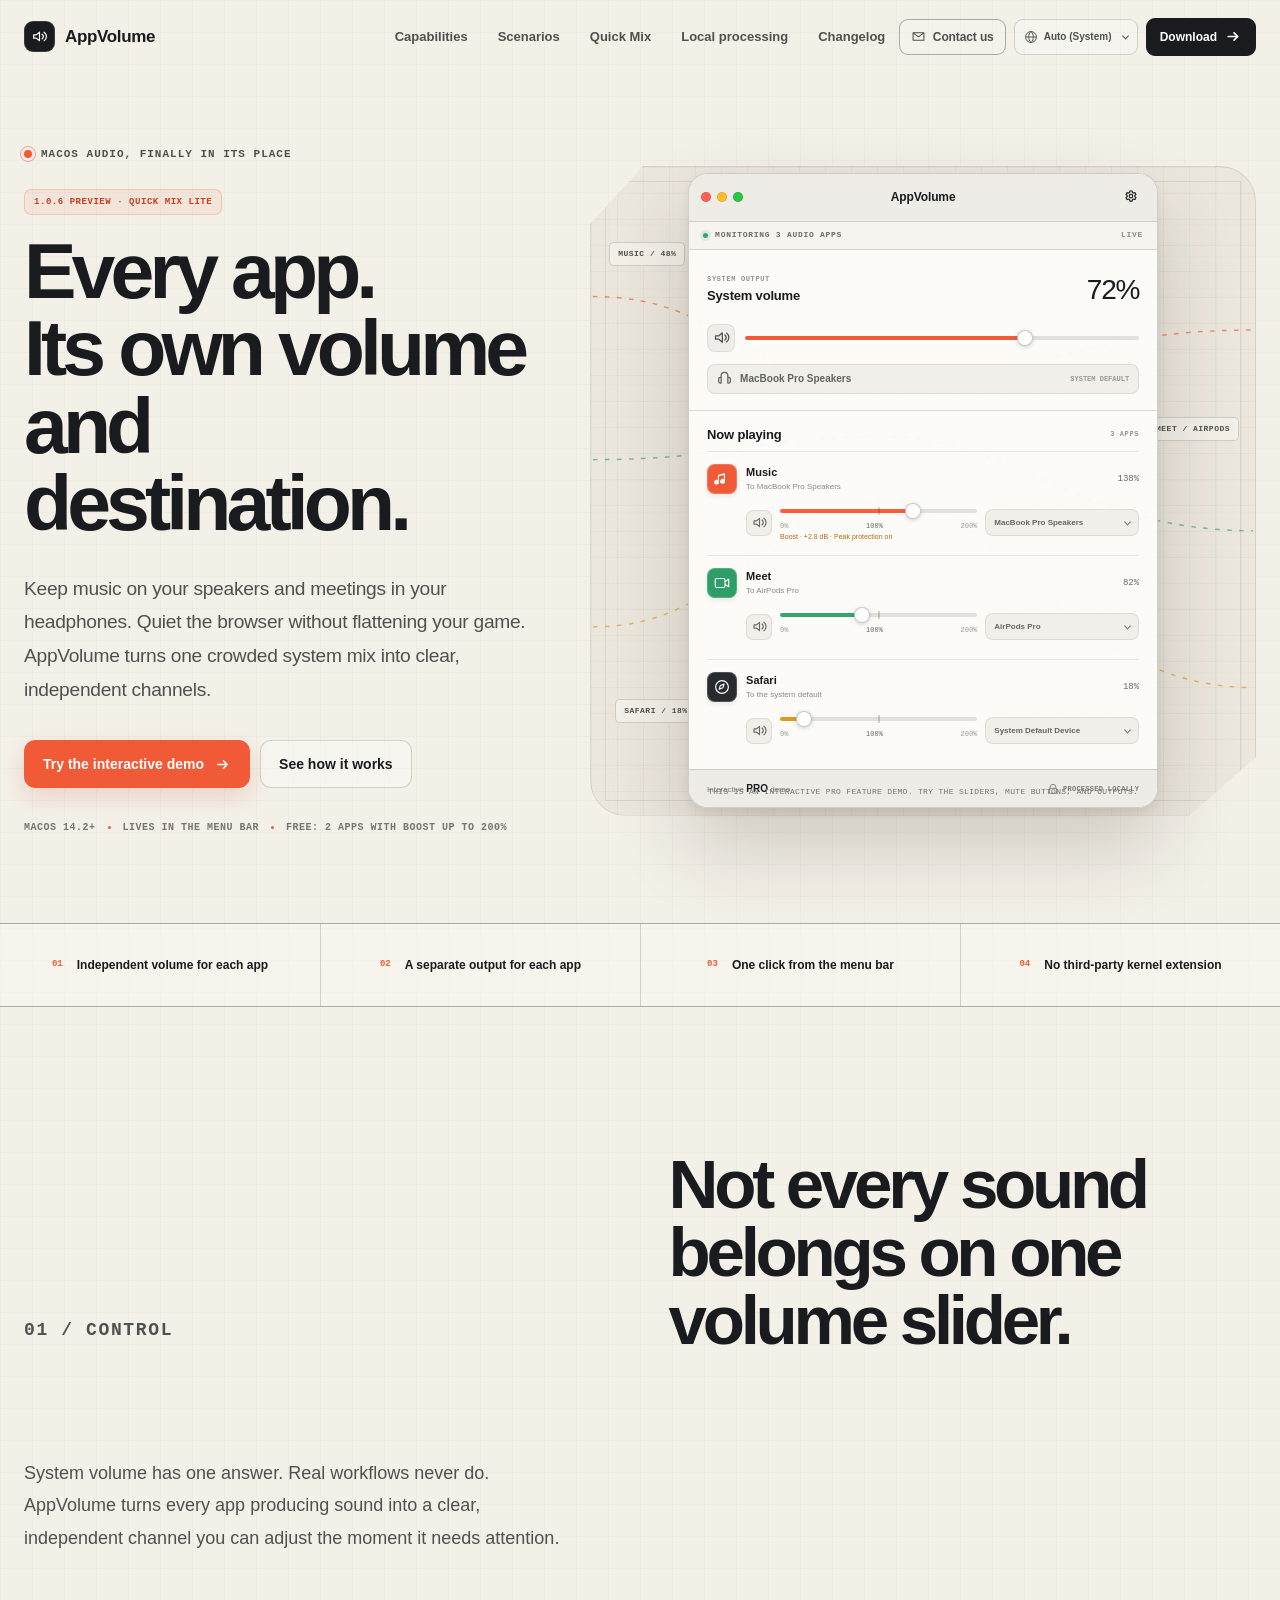
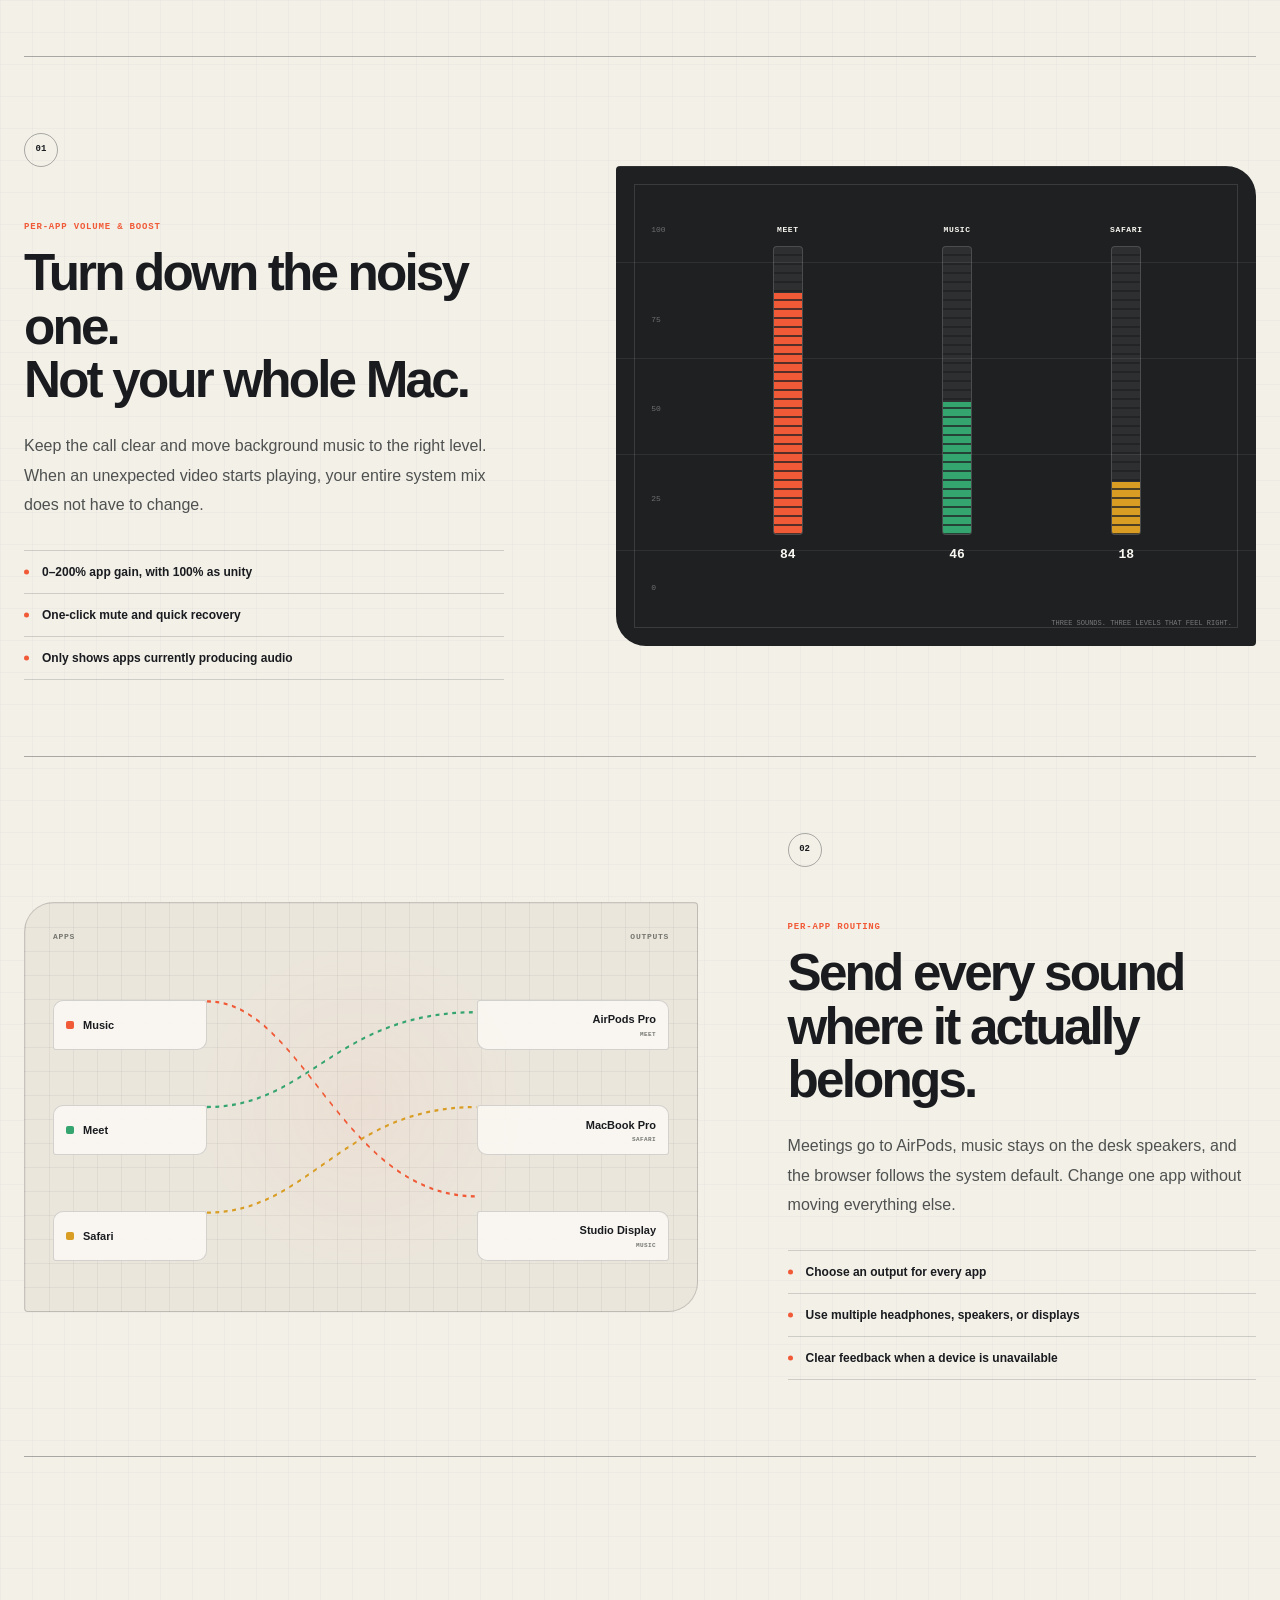
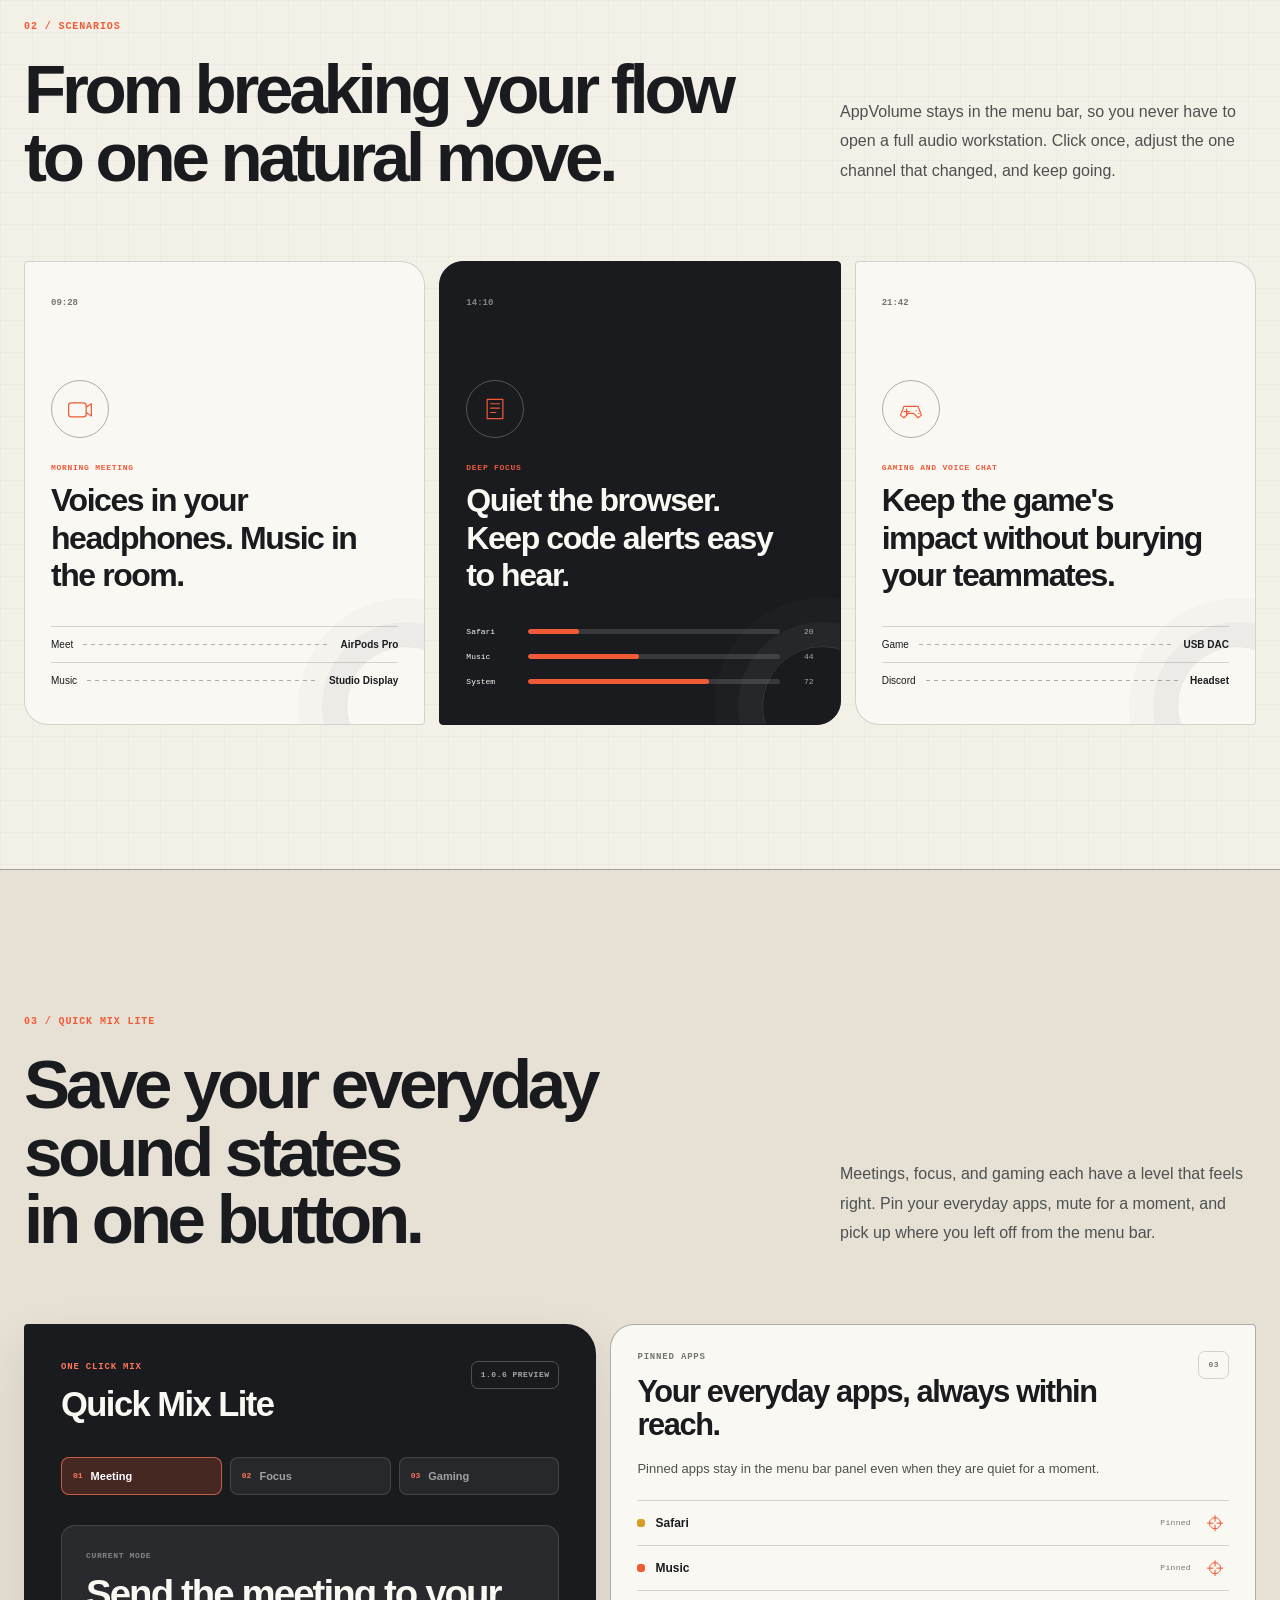
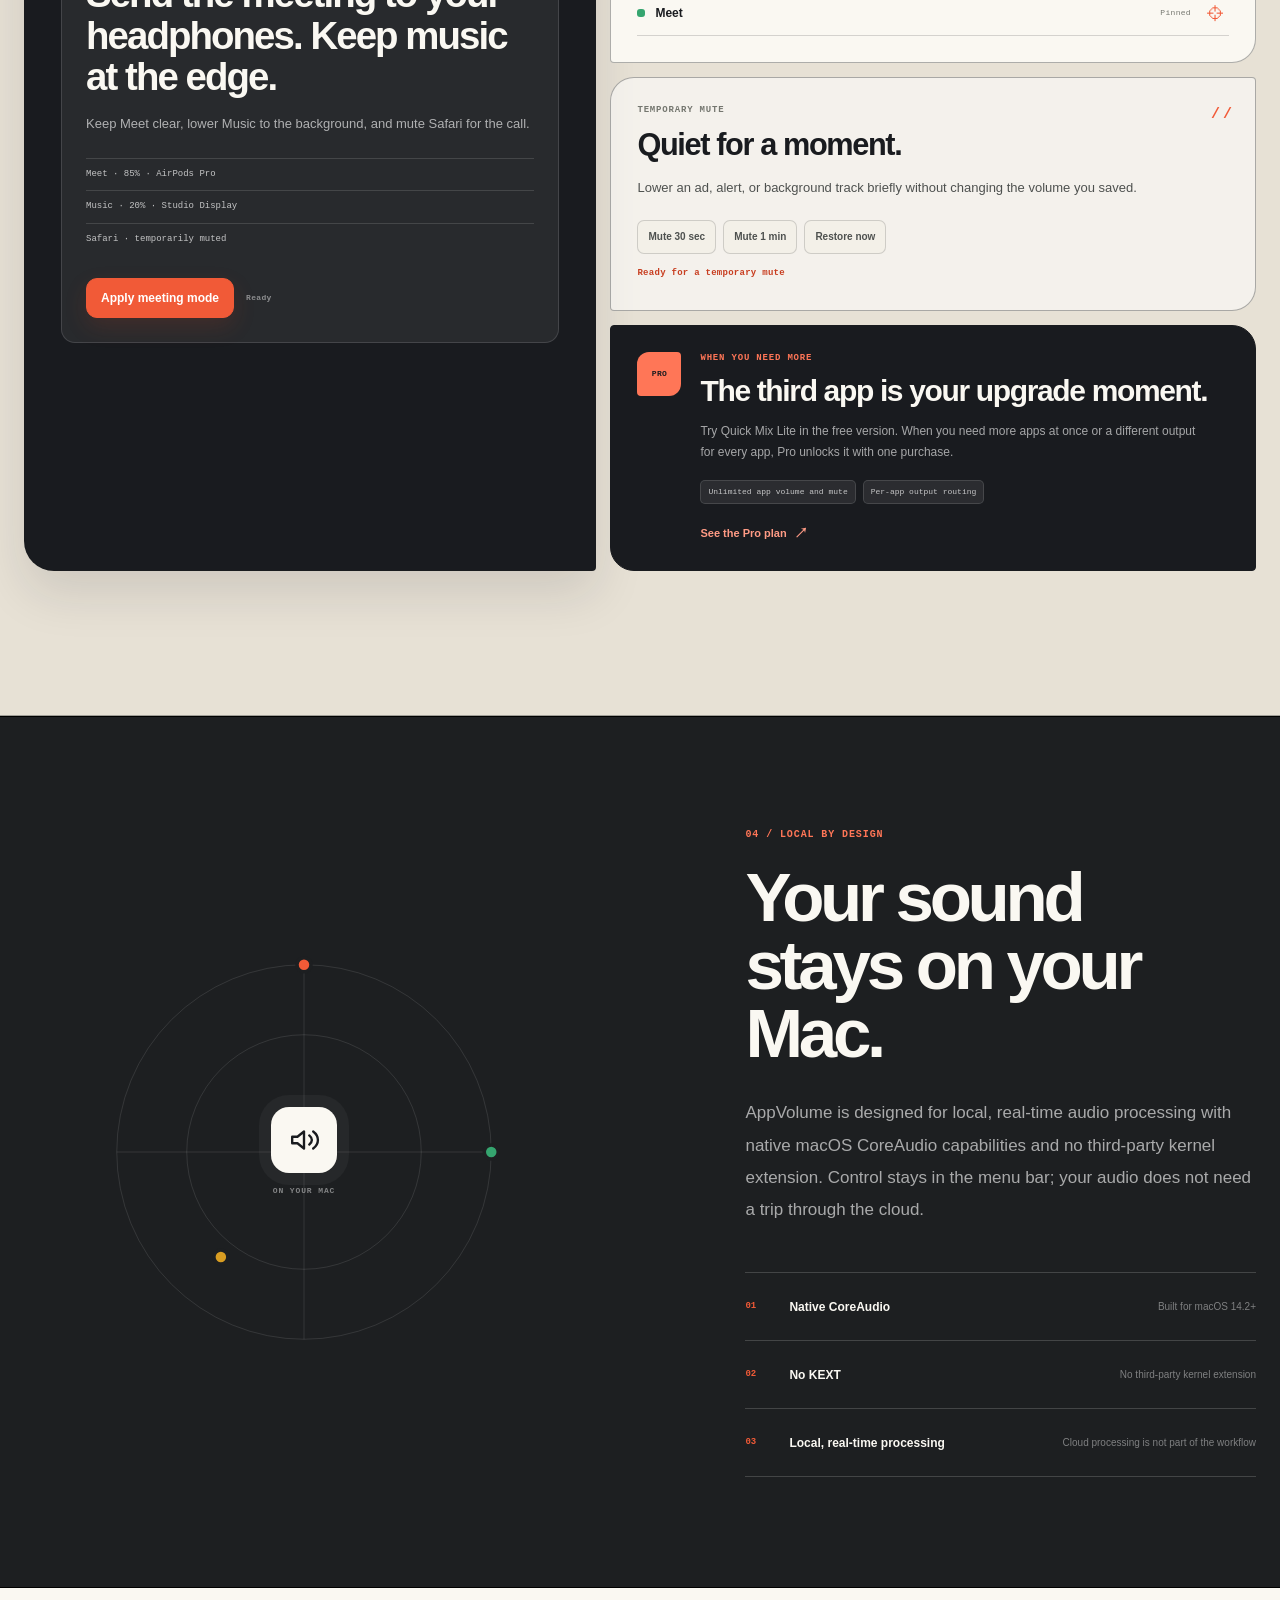
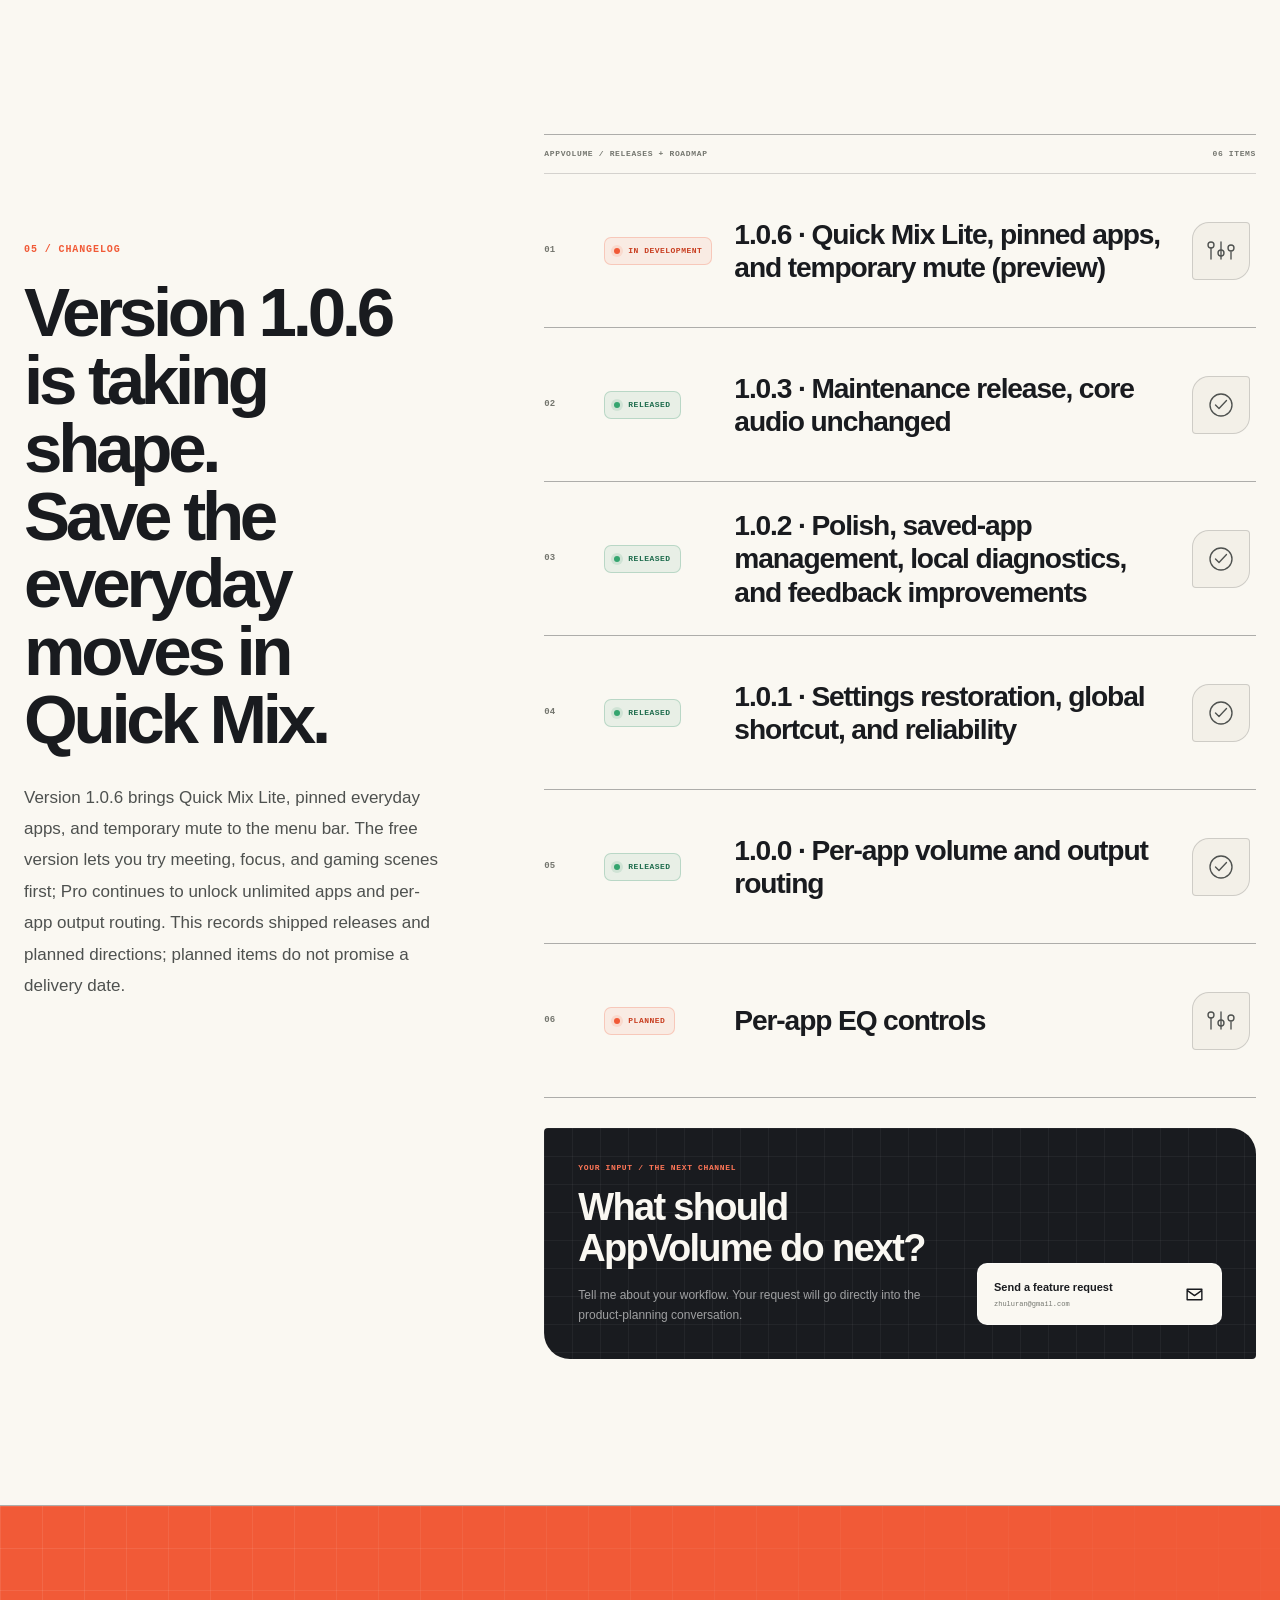
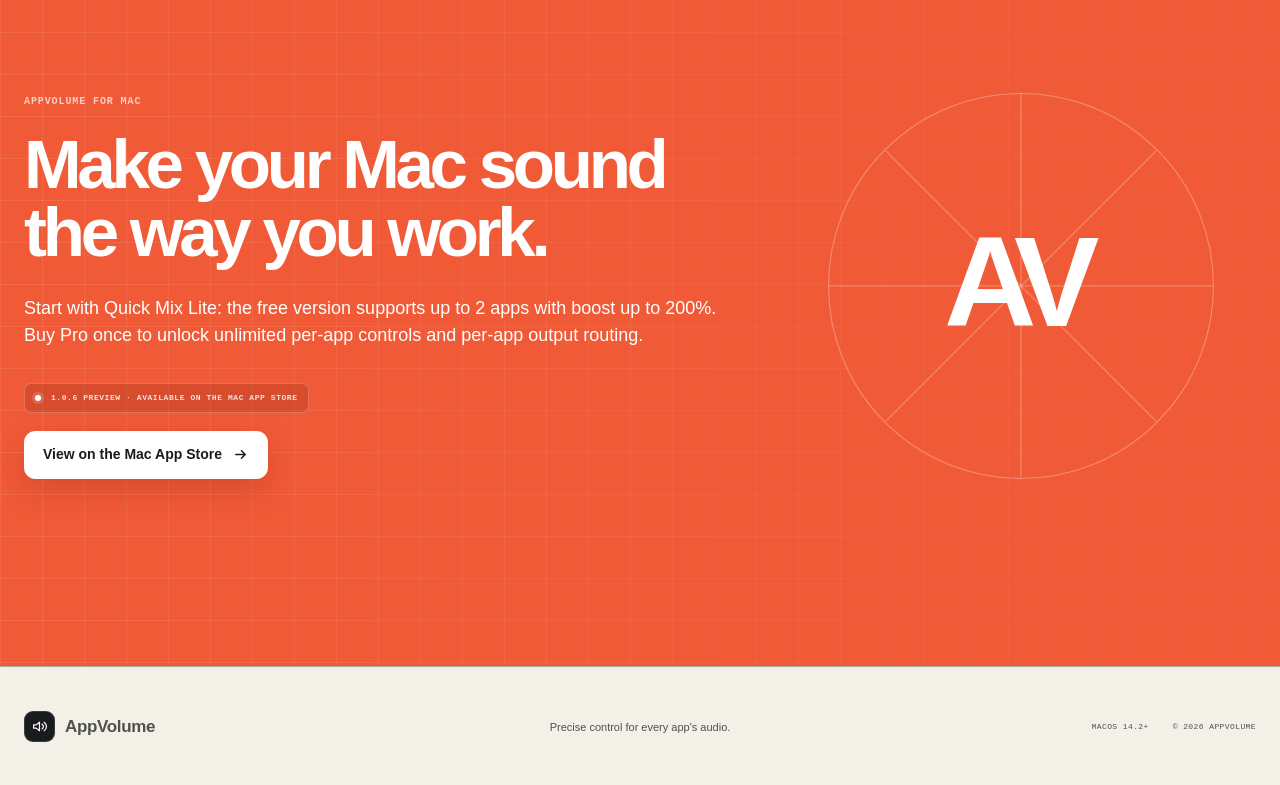
<file: index.html>
<!doctype html>
<html lang="zh-CN">
  <head>
    <meta charset="UTF-8" />
    <meta name="viewport" content="width=device-width, initial-scale=1" />
    <meta
      data-i18n-content="meta.description"
      name="description"
      content="AppVolume 是一款已在 Mac App Store 上线的 macOS 菜单栏音频工具，可分别调节不同 App 的音量、增强到最高 200% 并选择独立输出设备；免费版支持最多 2 个 App。"
    />
    <meta name="theme-color" content="#f3f0e8" />
    <title data-i18n="meta.title">AppVolume — 每个 App，自己的音量与声场</title>
    <link rel="icon" href="./favicon.svg" type="image/svg+xml" />
    <link rel="stylesheet" href="./styles.css" />
    <script src="./i18n.js" defer></script>
    <script src="./script.js" defer></script>
  </head>
  <body>
    <a class="skip-link" href="#main-content" data-i18n="accessibility.skip">跳到主要内容</a>

    <header class="site-header" data-site-header>
      <a class="brand" href="#top" aria-label="AppVolume 首页" data-i18n-aria-label="accessibility.home">
        <span class="brand-mark" aria-hidden="true">
          <svg viewBox="0 0 32 32" role="img">
            <path d="M7 13.5h4l5-4v13l-5-4H7z" />
            <path d="M20 12.5c1.3 1.1 2 2.2 2 3.5s-.7 2.4-2 3.5" />
            <path d="M23 9.5c2.4 1.8 3.6 4 3.6 6.5S25.4 20.7 23 22.5" />
          </svg>
        </span>
        <span>AppVolume</span>
      </a>

      <nav class="primary-nav" aria-label="主要导航" data-i18n-aria-label="accessibility.primary_nav">
        <a href="#capabilities" data-i18n="nav.capabilities">核心能力</a>
        <a href="#workflow" data-i18n="nav.scenarios">使用场景</a>
        <a href="#quick-mix" data-i18n="nav.quick_mix">Quick Mix</a>
        <a href="#privacy" data-i18n="nav.local">本地处理</a>
        <a href="#changelog" data-i18n="nav.changelog">更新日志</a>
      </nav>

      <div class="header-actions">
        <a
          class="header-contact"
          href="mailto:zhuluran@gmail.com?subject=AppVolume%20咨询"
          data-i18n-href="contact.email_href"
          aria-label="发送邮件联系 AppVolume"
          data-i18n-aria-label="contact.email_label"
        >
          <svg viewBox="0 0 18 18" aria-hidden="true">
            <path d="M2.5 4.5h13v9h-13zM3 5l6 4.4L15 5" />
          </svg>
          <span data-i18n="nav.contact">联系我们</span>
        </a>

        <label class="language-picker">
          <span class="sr-only" data-i18n="language.label">选择语言</span>
          <svg viewBox="0 0 18 18" aria-hidden="true">
            <circle cx="9" cy="9" r="7" />
            <path d="M2.4 9h13.2M9 2c2 2 3 4.3 3 7s-1 5-3 7M9 2C7 4 6 6.3 6 9s1 5 3 7" />
          </svg>
          <select data-language-select aria-label="选择语言" data-i18n-aria-label="language.label">
            <option value="auto" data-i18n="language.auto">自动（系统）</option>
            <option value="zh-CN">简体中文</option>
            <option value="en">English</option>
          </select>
        </label>

        <a
          class="header-cta"
          href="https://apps.apple.com/app/appvolume/id6800678477"
          target="_blank"
          rel="noopener noreferrer"
          aria-label="在 Mac App Store 查看 AppVolume"
          data-i18n-aria-label="store.link_label"
        >
          <span data-i18n="nav.get">Mac App Store 下载</span>
          <svg viewBox="0 0 16 16" aria-hidden="true">
            <path d="M3 8h9M8.5 4.5 12 8l-3.5 3.5" />
          </svg>
        </a>
      </div>
    </header>

    <main id="main-content">
      <section class="hero" id="top">
        <div class="hero-copy" data-reveal>
          <p class="eyebrow">
            <span class="live-dot" aria-hidden="true"></span>
            <span data-i18n="hero.eyebrow">macOS 音频控制，终于各就各位</span>
          </p>
          <p class="release-tag" data-i18n="hero.release">1.0.6 预览 · Quick Mix Lite</p>
          <h1 data-i18n-html="hero.title">每个 App，<br />自己的音量与声场。</h1>
          <p class="hero-summary" data-i18n="hero.summary">
            音乐留在音箱，会议只进耳机；浏览器安静一点，游戏保留力度。
            AppVolume 把原本混在一起的系统声音，变成一眼可控的独立通道。
          </p>

          <div class="hero-actions">
            <a class="button button-primary" href="#demo">
              <span data-i18n="hero.demo">体验交互演示</span>
              <svg viewBox="0 0 18 18" aria-hidden="true">
                <path d="M4 9h10M10 5l4 4-4 4" />
              </svg>
            </a>
            <a class="button button-quiet" href="#workflow" data-i18n="hero.how">看看它如何工作</a>
          </div>

          <ul class="compatibility-list" aria-label="产品信息" data-i18n-aria-label="accessibility.product_info">
            <li>macOS 14.2+</li>
            <li data-i18n="hero.menu_bar">菜单栏常驻</li>
            <li data-i18n="hero.free_tier">免费控制 2 个 App，最高增强 200%</li>
          </ul>
        </div>

        <div class="hero-demo" id="demo" data-reveal data-delay="120">
          <div class="signal-stage" aria-hidden="true">
            <span class="signal-label signal-label-a">Music / 48%</span>
            <span class="signal-label signal-label-b">Meet / AirPods</span>
            <span class="signal-label signal-label-c">Safari / 18%</span>
            <svg class="signal-lines" viewBox="0 0 720 620" preserveAspectRatio="none">
              <path class="signal-path signal-path-one" d="M2 124 C150 124 156 208 318 208 S520 156 718 156" />
              <path class="signal-path signal-path-two" d="M2 280 C152 280 174 258 318 258 S526 348 718 348" />
              <path class="signal-path signal-path-three" d="M2 440 C158 440 182 320 318 320 S516 498 718 498" />
            </svg>
          </div>

          <div class="product-window" aria-label="AppVolume 交互式产品演示" data-i18n-aria-label="demo.label">
            <div class="window-titlebar">
              <div class="traffic-lights" aria-hidden="true">
                <span></span><span></span><span></span>
              </div>
              <span class="window-title">AppVolume</span>
              <button class="icon-button settings-button" type="button" aria-label="打开设置演示" data-i18n-aria-label="demo.settings">
                <svg viewBox="0 0 20 20" aria-hidden="true">
                  <path d="M8.7 2.5h2.6l.5 2a6 6 0 0 1 1.1.6l2-.6 1.3 2.3-1.5 1.4a6 6 0 0 1 0 1.3l1.5 1.4-1.3 2.3-2-.6a6 6 0 0 1-1.1.6l-.5 2H8.7l-.5-2a6 6 0 0 1-1.1-.6l-2 .6-1.3-2.3 1.5-1.4a6 6 0 0 1 0-1.3L3.8 6.8l1.3-2.3 2 .6a6 6 0 0 1 1.1-.6z" />
                  <circle cx="10" cy="8.85" r="2.2" />
                </svg>
              </button>
            </div>

            <div class="window-status">
              <span class="status-indicator" aria-hidden="true"></span>
              <span data-i18n="demo.monitoring">正在监听 3 个音频 App</span>
              <span class="status-time" data-i18n="demo.live">实时</span>
            </div>

            <section class="master-control" aria-labelledby="master-title">
              <div class="control-heading">
                <div>
                  <p class="control-kicker" data-i18n="demo.system_output">SYSTEM OUTPUT</p>
                  <h2 id="master-title" data-i18n="demo.master_volume">主音量</h2>
                </div>
                <output class="master-value" for="master-volume">72%</output>
              </div>
              <div class="slider-line">
                <span class="speaker-glyph" aria-hidden="true">
                  <svg viewBox="0 0 20 20"><path d="M3 8h4l4-3.5v11L7 12H3zM14 7c1 .8 1.5 1.8 1.5 3S15 12.2 14 13M16 4.8c1.7 1.4 2.6 3.1 2.6 5.2S17.7 13.8 16 15.2" /></svg>
                </span>
                <input id="master-volume" class="volume-slider master-slider" type="range" min="0" max="100" value="72" aria-label="系统主音量" data-i18n-aria-label="demo.master_volume" />
              </div>
              <div class="device-field">
                <svg viewBox="0 0 18 18" aria-hidden="true"><path d="M5 7.5v-2a4 4 0 0 1 8 0v2M5 7.5H3.8A1.8 1.8 0 0 0 2 9.3v3.4a1.8 1.8 0 0 0 1.8 1.8H5zM13 7.5h1.2A1.8 1.8 0 0 1 16 9.3v3.4a1.8 1.8 0 0 1-1.8 1.8H13z" /></svg>
                <span data-i18n="device.macbook_speakers">MacBook Pro 扬声器</span>
                <span class="field-meta" data-i18n="device.system_default_short">系统默认</span>
              </div>
            </section>

            <section class="app-mixer" aria-labelledby="mixer-title">
              <div class="mixer-header">
                <h2 id="mixer-title" data-i18n="demo.now_playing">正在播放</h2>
                <span>3 APPS</span>
              </div>

              <article class="app-row" data-app-row data-accent="#ff5b3d">
                <div class="app-identity">
                  <span class="app-icon music-icon" aria-hidden="true">
                    <svg viewBox="0 0 24 24"><path d="M16 4v11.2a3.2 3.2 0 1 1-1.5-2.7V6.8L8 8.2v8a3.2 3.2 0 1 1-1.5-2.7V6.6z" /></svg>
                  </span>
                  <div>
                    <h3>Music</h3>
                    <p class="route-summary" data-route-device="macbook" data-i18n="route.to_macbook">到 MacBook Pro 扬声器</p>
                  </div>
                  <output class="app-volume-value">138%</output>
                </div>
                <div class="app-controls">
                  <button class="mute-button" type="button" aria-label="将 Music 静音" aria-pressed="false">
                    <svg class="sound-on" viewBox="0 0 18 18" aria-hidden="true"><path d="M2.5 7h3l3.5-3v10L5.5 11h-3zM12 6c1 .8 1.5 1.8 1.5 3S13 11.2 12 12M14.3 3.8c1.7 1.4 2.6 3.1 2.6 5.2s-.9 3.8-2.6 5.2" /></svg>
                    <svg class="sound-off" viewBox="0 0 18 18" aria-hidden="true"><path d="M2.5 7h3l3.5-3v10L5.5 11h-3zM12.5 6.5l4 5M16.5 6.5l-4 5" /></svg>
                  </button>
                  <div class="gain-control">
                    <input class="volume-slider app-slider" type="range" min="0" max="200" value="138" aria-label="Music 应用增益" />
                    <div class="gain-scale" aria-hidden="true"><span>0%</span><span>100%</span><span>200%</span></div>
                    <div class="gain-status" data-gain-status aria-live="polite"></div>
                  </div>
                  <label class="device-select-wrap">
                    <span class="sr-only" data-app-output-label></span>
                    <select class="device-select" aria-label="Music 输出设备" data-app-name="Music">
                      <option value="macbook" data-i18n="device.macbook_speakers">MacBook Pro 扬声器</option>
                      <option value="airpods">AirPods Pro</option>
                      <option value="display">Studio Display</option>
                    </select>
                  </label>
                </div>
              </article>

              <article class="app-row" data-app-row data-accent="#35a56f">
                <div class="app-identity">
                  <span class="app-icon meet-icon" aria-hidden="true">
                    <svg viewBox="0 0 24 24"><path d="M5 6h9a2 2 0 0 1 2 2v8a2 2 0 0 1-2 2H5a2 2 0 0 1-2-2V8a2 2 0 0 1 2-2zM16 10l5-3v10l-5-3z" /></svg>
                  </span>
                  <div>
                    <h3>Meet</h3>
                    <p class="route-summary" data-route-device="airpods" data-i18n="route.to_airpods">到 AirPods Pro</p>
                  </div>
                  <output class="app-volume-value">82%</output>
                </div>
                <div class="app-controls">
                  <button class="mute-button" type="button" aria-label="将 Meet 静音" aria-pressed="false">
                    <svg class="sound-on" viewBox="0 0 18 18" aria-hidden="true"><path d="M2.5 7h3l3.5-3v10L5.5 11h-3zM12 6c1 .8 1.5 1.8 1.5 3S13 11.2 12 12M14.3 3.8c1.7 1.4 2.6 3.1 2.6 5.2s-.9 3.8-2.6 5.2" /></svg>
                    <svg class="sound-off" viewBox="0 0 18 18" aria-hidden="true"><path d="M2.5 7h3l3.5-3v10L5.5 11h-3zM12.5 6.5l4 5M16.5 6.5l-4 5" /></svg>
                  </button>
                  <div class="gain-control">
                    <input class="volume-slider app-slider" type="range" min="0" max="200" value="82" aria-label="Meet 应用增益" />
                    <div class="gain-scale" aria-hidden="true"><span>0%</span><span>100%</span><span>200%</span></div>
                    <div class="gain-status" data-gain-status aria-live="polite"></div>
                  </div>
                  <label class="device-select-wrap">
                    <span class="sr-only" data-app-output-label></span>
                    <select class="device-select" aria-label="Meet 输出设备" data-app-name="Meet">
                      <option value="airpods">AirPods Pro</option>
                      <option value="macbook" data-i18n="device.macbook_speakers">MacBook Pro 扬声器</option>
                      <option value="display">Studio Display</option>
                    </select>
                  </label>
                </div>
              </article>

              <article class="app-row" data-app-row data-accent="#d89d22">
                <div class="app-identity">
                  <span class="app-icon safari-icon" aria-hidden="true">
                    <svg viewBox="0 0 24 24"><circle cx="12" cy="12" r="8.5" /><path d="m14.8 8.2-1.7 4.9-4.9 1.7 1.7-4.9z" /></svg>
                  </span>
                  <div>
                    <h3>Safari</h3>
                    <p class="route-summary" data-route-device="system" data-i18n="route.to_system">到系统默认设备</p>
                  </div>
                  <output class="app-volume-value">18%</output>
                </div>
                <div class="app-controls">
                  <button class="mute-button" type="button" aria-label="将 Safari 静音" aria-pressed="false">
                    <svg class="sound-on" viewBox="0 0 18 18" aria-hidden="true"><path d="M2.5 7h3l3.5-3v10L5.5 11h-3zM12 6c1 .8 1.5 1.8 1.5 3S13 11.2 12 12M14.3 3.8c1.7 1.4 2.6 3.1 2.6 5.2s-.9 3.8-2.6 5.2" /></svg>
                    <svg class="sound-off" viewBox="0 0 18 18" aria-hidden="true"><path d="M2.5 7h3l3.5-3v10L5.5 11h-3zM12.5 6.5l4 5M16.5 6.5l-4 5" /></svg>
                  </button>
                  <div class="gain-control">
                    <input class="volume-slider app-slider" type="range" min="0" max="200" value="18" aria-label="Safari 应用增益" />
                    <div class="gain-scale" aria-hidden="true"><span>0%</span><span>100%</span><span>200%</span></div>
                    <div class="gain-status" data-gain-status aria-live="polite"></div>
                  </div>
                  <label class="device-select-wrap">
                    <span class="sr-only" data-app-output-label></span>
                    <select class="device-select" aria-label="Safari 输出设备" data-app-name="Safari">
                      <option value="system" data-i18n="device.system_default">系统默认设备</option>
                      <option value="airpods">AirPods Pro</option>
                      <option value="display">Studio Display</option>
                    </select>
                  </label>
                </div>
              </article>
            </section>

            <div class="window-footer">
              <span data-i18n-html="demo.tier"><strong>PRO</strong> 功能演示</span>
              <span class="privacy-chip">
                <svg viewBox="0 0 14 14" aria-hidden="true"><path d="M3 6V4.5a4 4 0 0 1 8 0V6M2 6h10v7H2z" /></svg>
                <span data-i18n="demo.local_processing">本地处理</span>
              </span>
            </div>
          </div>

          <p class="demo-caption" data-i18n="demo.caption">这是可交互的 Pro 功能演示。试试滑块、静音和输出设备。</p>
        </div>
      </section>

      <section class="proof-strip" aria-label="产品特点" data-i18n-aria-label="accessibility.product_highlights">
        <div><span>01</span><b data-i18n="proof.volume">按 App 独立调音量</b></div>
        <div><span>02</span><b data-i18n="proof.routing">按 App 选择输出设备</b></div>
        <div><span>03</span><b data-i18n="proof.menu_bar">菜单栏一步直达</b></div>
        <div><span>04</span><b data-i18n="proof.no_kext">无需第三方内核扩展</b></div>
      </section>

      <section class="section capabilities" id="capabilities">
        <div class="section-intro" data-reveal>
          <p class="section-index" data-i18n="capabilities.index">01 / CONTROL</p>
          <h2 data-i18n-html="capabilities.title">不是所有声音，<br />都该挤在同一条音量里。</h2>
          <p data-i18n="capabilities.summary">
            系统音量只有一个答案，真实工作流却从来不止一种声音。
            AppVolume 让每个正在发声的 App 成为一条独立、清楚、可以立即调整的通道。
          </p>
        </div>

        <div class="feature-ledger">
          <article class="feature-story feature-volume" data-reveal>
            <div class="feature-copy">
              <span class="feature-number">01</span>
              <p class="feature-kicker" data-i18n="volume.kicker">PER-APP VOLUME &amp; BOOST</p>
              <h3 data-i18n-html="volume.title">只降低吵闹的那个，<br />而不是整个 Mac。</h3>
              <p data-i18n="volume.summary">
                通话保持清晰，背景音乐退到刚好的位置；临时网页视频出现时，也不用打乱整个系统音量。
              </p>
              <ul class="feature-points">
                <li data-i18n="volume.point_1">0–200% 应用增益，100% 为原始音量</li>
                <li data-i18n="volume.point_2">一键静音与快速恢复</li>
                <li data-i18n="volume.point_3">只显示正在输出音频的 App</li>
              </ul>
            </div>

            <div class="level-visual" aria-hidden="true">
              <div class="meter-ruler">
                <span>100</span><span>75</span><span>50</span><span>25</span><span>0</span>
              </div>
              <div class="meter-channel">
                <span class="meter-name">MEET</span>
                <div class="meter-track"><span style="--level: 84%"></span></div>
                <strong>84</strong>
              </div>
              <div class="meter-channel">
                <span class="meter-name">MUSIC</span>
                <div class="meter-track"><span style="--level: 46%"></span></div>
                <strong>46</strong>
              </div>
              <div class="meter-channel">
                <span class="meter-name">SAFARI</span>
                <div class="meter-track"><span style="--level: 18%"></span></div>
                <strong>18</strong>
              </div>
              <div class="meter-note" data-i18n="volume.note">三条声音，三个刚好的位置。</div>
            </div>
          </article>

          <article class="feature-story feature-routing" data-reveal>
            <div class="routing-map" aria-label="不同应用连接到不同音频设备的示意图" data-i18n-aria-label="accessibility.routing_diagram">
              <div class="routing-column routing-sources">
                <p data-i18n="routing.apps">APPS</p>
                <div class="route-node"><span class="route-node-dot route-orange"></span>Music</div>
                <div class="route-node"><span class="route-node-dot route-green"></span>Meet</div>
                <div class="route-node"><span class="route-node-dot route-yellow"></span>Safari</div>
              </div>
              <svg class="routing-svg" viewBox="0 0 420 260" preserveAspectRatio="none" aria-hidden="true">
                <path class="route-orange-line" d="M0 52 C150 52 210 196 420 196" />
                <path class="route-green-line" d="M0 130 C160 130 200 60 420 60" />
                <path class="route-yellow-line" d="M0 208 C160 208 210 130 420 130" />
              </svg>
              <div class="routing-column routing-devices">
                <p data-i18n="routing.outputs">OUTPUTS</p>
                <div class="device-node"><span>AirPods Pro</span><small>MEET</small></div>
                <div class="device-node"><span>MacBook Pro</span><small>SAFARI</small></div>
                <div class="device-node"><span>Studio Display</span><small>MUSIC</small></div>
              </div>
            </div>

            <div class="feature-copy">
              <span class="feature-number">02</span>
              <p class="feature-kicker" data-i18n="routing.kicker">PER-APP ROUTING</p>
              <h3 data-i18n-html="routing.title">让声音去它<br />真正应该去的地方。</h3>
              <p data-i18n="routing.summary">
                会议进入 AirPods，音乐留在桌面音箱，浏览器继续跟随系统默认设备。切换某个 App，不会牵动其他声音。
              </p>
              <ul class="feature-points">
                <li data-i18n="routing.point_1">每个 App 独立选择输出设备</li>
                <li data-i18n="routing.point_2">连接多个耳机、音箱或显示器</li>
                <li data-i18n="routing.point_3">设备不可用时给出明确反馈</li>
              </ul>
            </div>
          </article>
        </div>
      </section>

      <section class="section workflow" id="workflow">
        <div class="workflow-heading" data-reveal>
          <div>
            <p class="section-index" data-i18n="workflow.index">02 / SCENARIOS</p>
            <h2 data-i18n-html="workflow.title">从打断工作流，<br />变成一个自然动作。</h2>
          </div>
          <p data-i18n="workflow.summary">
            AppVolume 常驻菜单栏，不要求你打开复杂的音频工作站。
            点一下，调整需要变化的那一条，然后继续手上的事。
          </p>
        </div>

        <div class="scenario-list">
          <article class="scenario-card" data-reveal>
            <span class="scenario-time">09:28</span>
            <div class="scenario-icon" aria-hidden="true">
              <svg viewBox="0 0 32 32"><path d="M6 9h14a3 3 0 0 1 3 3v10a3 3 0 0 1-3 3H6a3 3 0 0 1-3-3V12a3 3 0 0 1 3-3zM23 14l6-4v14l-6-4z" /></svg>
            </div>
            <p class="scenario-label" data-i18n="scenario.meeting_label">晨会开始</p>
            <h3 data-i18n="scenario.meeting_title">人声进耳机，音乐留在房间。</h3>
            <div class="scenario-route"><span>Meet</span><i></i><strong>AirPods Pro</strong></div>
            <div class="scenario-route"><span>Music</span><i></i><strong>Studio Display</strong></div>
          </article>

          <article class="scenario-card scenario-dark" data-reveal data-delay="80">
            <span class="scenario-time">14:10</span>
            <div class="scenario-icon" aria-hidden="true">
              <svg viewBox="0 0 32 32"><path d="M7 5h18v22H7zM11 10h10M11 15h10M11 20h6" /></svg>
            </div>
            <p class="scenario-label" data-i18n="scenario.focus_label">进入专注</p>
            <h3 data-i18n="scenario.focus_title">浏览器安静一点，代码提示照常清楚。</h3>
            <div class="focus-levels" aria-hidden="true">
              <div><span>Safari</span><i><b style="--focus-level: 20%"></b></i><strong>20</strong></div>
              <div><span>Music</span><i><b style="--focus-level: 44%"></b></i><strong>44</strong></div>
              <div><span>System</span><i><b style="--focus-level: 72%"></b></i><strong>72</strong></div>
            </div>
          </article>

          <article class="scenario-card" data-reveal data-delay="160">
            <span class="scenario-time">21:42</span>
            <div class="scenario-icon" aria-hidden="true">
              <svg viewBox="0 0 32 32"><path d="M8 13h16l4 10-4 3-5-5h-6l-5 5-4-3zM11 16v6M8 19h6M22 18h.1M25 21h.1" /></svg>
            </div>
            <p class="scenario-label" data-i18n="scenario.game_label">游戏与直播</p>
            <h3 data-i18n="scenario.game_title">保留游戏力度，不让语音盖住队友。</h3>
            <div class="scenario-route"><span>Game</span><i></i><strong>USB DAC</strong></div>
            <div class="scenario-route"><span>Discord</span><i></i><strong>Headset</strong></div>
          </article>
        </div>
      </section>

      <section class="section quick-mix-section" id="quick-mix">
        <div class="quick-mix-heading" data-reveal>
          <div>
            <p class="section-index" data-i18n="quick_mix.index">03 / QUICK MIX LITE</p>
            <h2 data-i18n-html="quick_mix.title">把常用的声音状态，<br />收进一个按钮。</h2>
          </div>
          <p data-i18n="quick_mix.summary">
            会议、专注、游戏，各有一套刚好的音量。固定常用 App，临时静音后自动恢复，下一次打开菜单栏就能继续。
          </p>
        </div>

        <div class="quick-mix-layout">
          <article class="quick-mix-panel" data-reveal>
            <div class="quick-mix-panel-head">
              <div>
                <p class="feature-kicker" data-i18n="quick_mix.panel_kicker">ONE CLICK MIX</p>
                <h3 data-i18n="quick_mix.panel_title">Quick Mix Lite</h3>
              </div>
              <span class="quick-mix-version" data-i18n="quick_mix.preview_badge">1.0.6 预览</span>
            </div>

            <div class="quick-mix-tabs" role="tablist" aria-label="Quick Mix 场景" data-i18n-aria-label="quick_mix.tab_label">
              <button class="quick-mix-tab is-active" type="button" role="tab" aria-selected="true" data-mode="meeting" data-title-key="quick_mix.meeting_title" data-summary-key="quick_mix.meeting_summary" data-items="quick_mix.meeting_item_1|quick_mix.meeting_item_2|quick_mix.meeting_item_3">
                <span class="quick-mix-tab-icon" aria-hidden="true">01</span>
                <span data-i18n="quick_mix.meeting_label">会议</span>
              </button>
              <button class="quick-mix-tab" type="button" role="tab" aria-selected="false" data-mode="focus" data-title-key="quick_mix.focus_title" data-summary-key="quick_mix.focus_summary" data-items="quick_mix.focus_item_1|quick_mix.focus_item_2|quick_mix.focus_item_3">
                <span class="quick-mix-tab-icon" aria-hidden="true">02</span>
                <span data-i18n="quick_mix.focus_label">专注</span>
              </button>
              <button class="quick-mix-tab" type="button" role="tab" aria-selected="false" data-mode="gaming" data-title-key="quick_mix.gaming_title" data-summary-key="quick_mix.gaming_summary" data-items="quick_mix.gaming_item_1|quick_mix.gaming_item_2|quick_mix.gaming_item_3">
                <span class="quick-mix-tab-icon" aria-hidden="true">03</span>
                <span data-i18n="quick_mix.gaming_label">游戏</span>
              </button>
            </div>

            <div class="quick-mix-mode" data-quick-mix-mode>
              <p class="quick-mix-mode-label" data-i18n="quick_mix.mode_label">当前模式</p>
              <h4 data-quick-mix-title data-i18n="quick_mix.meeting_title">把会议送进耳机，音乐退到刚好。</h4>
              <p data-quick-mix-summary data-i18n="quick_mix.meeting_summary">Meet 保持清晰，Music 自动降到背景音量，Safari 暂时静音。</p>
              <ul class="quick-mix-mode-list" data-quick-mix-list>
                <li data-i18n="quick_mix.meeting_item_1">Meet · 85% · AirPods Pro</li>
                <li data-i18n="quick_mix.meeting_item_2">Music · 20% · Studio Display</li>
                <li data-i18n="quick_mix.meeting_item_3">Safari · 暂时静音</li>
              </ul>
              <div class="quick-mix-apply-row">
                <button class="button button-primary quick-mix-apply" type="button" data-i18n="quick_mix.apply">应用会议模式</button>
                <span class="quick-mix-apply-status" data-quick-mix-status role="status" aria-live="polite" data-i18n="quick_mix.ready">准备就绪</span>
              </div>
            </div>
          </article>

          <div class="quick-mix-side">
            <article class="quick-mix-card pinned-apps-card" data-reveal data-delay="80">
              <div class="quick-mix-card-head">
                <div>
                  <p class="feature-kicker" data-i18n="quick_mix.pinned_kicker">PINNED APPS</p>
                  <h3 data-i18n="quick_mix.pinned_title">常用 App，一直在手边。</h3>
                </div>
                <span class="card-count">03</span>
              </div>
              <p class="quick-mix-card-summary" data-i18n="quick_mix.pinned_summary">固定后，即使暂时没有声音，它们也会留在菜单栏面板里。</p>
              <ul class="pinned-app-list" aria-label="固定的常用 App" data-i18n-aria-label="quick_mix.pinned_aria">
                <li class="pinned-app-row is-pinned" data-pinned-app="Safari">
                  <span class="pinned-app-dot pinned-app-dot-safari" aria-hidden="true"></span>
                  <span class="pinned-app-name">Safari</span>
                  <span class="pinned-app-state" data-i18n="quick_mix.pinned">已固定</span>
                  <button class="pin-toggle" type="button" aria-pressed="true" data-i18n-aria-label="quick_mix.unpin_app" data-app="Safari">
                    <span aria-hidden="true">⌖</span>
                  </button>
                </li>
                <li class="pinned-app-row is-pinned" data-pinned-app="Music">
                  <span class="pinned-app-dot pinned-app-dot-music" aria-hidden="true"></span>
                  <span class="pinned-app-name">Music</span>
                  <span class="pinned-app-state" data-i18n="quick_mix.pinned">已固定</span>
                  <button class="pin-toggle" type="button" aria-pressed="true" data-i18n-aria-label="quick_mix.unpin_app" data-app="Music">
                    <span aria-hidden="true">⌖</span>
                  </button>
                </li>
                <li class="pinned-app-row is-pinned" data-pinned-app="Meet">
                  <span class="pinned-app-dot pinned-app-dot-meet" aria-hidden="true"></span>
                  <span class="pinned-app-name">Meet</span>
                  <span class="pinned-app-state" data-i18n="quick_mix.pinned">已固定</span>
                  <button class="pin-toggle" type="button" aria-pressed="true" data-i18n-aria-label="quick_mix.unpin_app" data-app="Meet">
                    <span aria-hidden="true">⌖</span>
                  </button>
                </li>
              </ul>
            </article>

            <article class="quick-mix-card temporary-mute-card" data-reveal data-delay="140">
              <div class="quick-mix-card-head">
                <div>
                  <p class="feature-kicker" data-i18n="quick_mix.temp_kicker">TEMPORARY MUTE</p>
                  <h3 data-i18n="quick_mix.temp_title">只安静一会儿。</h3>
                </div>
                <span class="temp-mute-symbol" aria-hidden="true">/ /</span>
              </div>
              <p class="quick-mix-card-summary" data-i18n="quick_mix.temp_summary">临时压低广告、通知或背景音，不改变你保存好的长期音量。</p>
              <div class="temp-mute-actions" role="group" aria-label="临时静音时长" data-i18n-aria-label="quick_mix.temp_group_label">
                <button type="button" data-temp-mute="30" data-i18n="quick_mix.temp_30">静音 30 秒</button>
                <button type="button" data-temp-mute="60" data-i18n="quick_mix.temp_60">静音 1 分钟</button>
                <button type="button" data-temp-mute="0" data-i18n="quick_mix.temp_restore">立即恢复</button>
              </div>
              <p class="temp-mute-status" data-temp-mute-status role="status" aria-live="polite" data-i18n="quick_mix.temp_ready">准备临时静音</p>
            </article>

            <article class="quick-mix-pro-card" data-reveal data-delay="200">
              <div class="pro-lock" aria-hidden="true">PRO</div>
              <div>
                <p class="feature-kicker" data-i18n="quick_mix.pro_kicker">WHEN YOU NEED MORE</p>
                <h3 data-i18n="quick_mix.pro_title">第三个 App，正是升级的理由。</h3>
                <p data-i18n="quick_mix.pro_summary">免费版可以先体验 Quick Mix Lite；同时控制更多 App，或把每个 App 送到不同设备时，Pro 一次买断即可解锁。</p>
                <ul class="quick-mix-pro-points">
                  <li data-i18n="quick_mix.pro_point_1">不限 App 音量与静音</li>
                  <li data-i18n="quick_mix.pro_point_2">应用级输出路由</li>
                </ul>
                <a class="text-link" href="#download" data-i18n-html="quick_mix.pro_cta">查看 Pro 方案 <span aria-hidden="true">↗</span></a>
              </div>
            </article>
          </div>
        </div>

        <aside class="rating-request" data-rating-request hidden role="status" aria-live="polite">
          <div class="rating-stars" aria-hidden="true">★★★★★</div>
          <div>
            <p class="feature-kicker" data-i18n="quick_mix.rating_kicker">A SMALL THANK YOU</p>
            <h3 data-i18n="quick_mix.rating_title">如果这个场景帮到你，留下一句评分吧。</h3>
            <p data-i18n="quick_mix.rating_summary">真实的使用反馈，会帮助更多 Mac 用户找到自己的声音设置。</p>
          </div>
              <a class="rating-link" href="https://apps.apple.com/app/appvolume/id6800678477" target="_blank" rel="noopener noreferrer" data-i18n-html="quick_mix.rating_action">去 Mac App Store 评分 <span aria-hidden="true">↗</span></a>
        </aside>
      </section>

      <section class="local-section" id="privacy">
        <div class="local-orbit" aria-hidden="true">
          <svg viewBox="0 0 640 640">
            <circle cx="320" cy="320" r="214" />
            <circle cx="320" cy="320" r="134" />
            <path d="M106 320h428M320 106v428" />
            <circle class="orbit-dot orbit-dot-one" cx="320" cy="106" r="8" />
            <circle class="orbit-dot orbit-dot-two" cx="534" cy="320" r="8" />
            <circle class="orbit-dot orbit-dot-three" cx="225" cy="440" r="8" />
          </svg>
          <div class="orbit-core">
            <span class="brand-mark brand-mark-large">
              <svg viewBox="0 0 32 32"><path d="M7 13.5h4l5-4v13l-5-4H7z" /><path d="M20 12.5c1.3 1.1 2 2.2 2 3.5s-.7 2.4-2 3.5" /><path d="M23 9.5c2.4 1.8 3.6 4 3.6 6.5S25.4 20.7 23 22.5" /></svg>
            </span>
            <strong>ON YOUR MAC</strong>
          </div>
        </div>

        <div class="local-copy" data-reveal>
          <p class="section-index" data-i18n="local.index">04 / LOCAL BY DESIGN</p>
          <h2 data-i18n-html="local.title">你的声音，<br />留在你的 Mac。</h2>
          <p data-i18n="local.summary">
            AppVolume 面向本地实时音频处理设计，使用 macOS 原生 CoreAudio 能力，
            不依赖第三方内核扩展。控制发生在菜单栏，音频不需要绕行云端。
          </p>
          <div class="local-facts">
            <div><span>01</span><strong data-i18n="local.fact_1_title">原生 CoreAudio</strong><small data-i18n="local.fact_1_detail">为 macOS 14.2+ 构建</small></div>
            <div><span>02</span><strong data-i18n="local.fact_2_title">无需 KEXT</strong><small data-i18n="local.fact_2_detail">不安装第三方内核扩展</small></div>
            <div><span>03</span><strong data-i18n="local.fact_3_title">本地实时处理</strong><small data-i18n="local.fact_3_detail">不以云端处理作为工作前提</small></div>
          </div>
        </div>
      </section>

      <section class="changelog-section" id="changelog">
        <div class="changelog-layout">
          <div class="changelog-copy" data-reveal>
            <p class="section-index" data-i18n="changelog.index">05 / 更新日志</p>
            <h2 data-i18n-html="changelog.title">1.0.6 正在准备。<br />把每天的调音动作收进 Quick Mix。</h2>
            <p data-i18n="changelog.summary">
              1.0.6 将 Quick Mix Lite、固定常用 App 和临时静音带到菜单栏。免费版可以先体验会议、专注和游戏场景；Pro 继续解锁不限 App 与应用级输出路由。这里同时记录已发布版本和正在准备的方向；规划项不代表具体交付日期承诺。
            </p>
          </div>

          <div class="roadmap-column">
            <div class="roadmap-ledger" aria-label="发布记录与规划中的功能" data-i18n-aria-label="changelog.list_label" data-reveal data-delay="80">
              <div class="roadmap-meta" aria-hidden="true">
                <span>APPVOLUME / RELEASES + ROADMAP</span>
                <span>06 ITEMS</span>
              </div>

              <article class="roadmap-item">
                <span class="roadmap-number">01</span>
                <div class="roadmap-status">
                  <i aria-hidden="true"></i>
                  <span data-i18n="changelog.in_development_status">开发中</span>
                </div>
                <h3 data-i18n="changelog.item_release_106">1.0.6 · Quick Mix Lite、固定常用 App、临时静音（预览）</h3>
                <span class="roadmap-icon" aria-hidden="true">
                  <svg viewBox="0 0 34 34">
                    <path d="M7 25V14M17 25V8M27 25V18" />
                    <circle cx="7" cy="11" r="3" />
                    <circle cx="17" cy="19" r="3" />
                    <circle cx="27" cy="14" r="3" />
                  </svg>
                </span>
              </article>

              <article class="roadmap-item">
                <span class="roadmap-number">02</span>
                <div class="roadmap-status is-released">
                  <i aria-hidden="true"></i>
                  <span data-i18n="changelog.release_status">已发布</span>
                </div>
                <h3 data-i18n="changelog.item_release_103">1.0.3 · 维护版本，核心音频功能保持稳定</h3>
                <span class="roadmap-icon" aria-hidden="true">
                  <svg viewBox="0 0 34 34">
                    <circle cx="17" cy="17" r="11" />
                    <path d="m11.5 17 3.5 3.5 7.5-8" />
                  </svg>
                </span>
              </article>

              <article class="roadmap-item">
                <span class="roadmap-number">03</span>
                <div class="roadmap-status is-released">
                  <i aria-hidden="true"></i>
                  <span data-i18n="changelog.release_status">已发布</span>
                </div>
                <h3 data-i18n="changelog.item_release_102">1.0.2 · 波兰语、已保存应用管理、本地诊断与反馈优化</h3>
                <span class="roadmap-icon" aria-hidden="true">
                  <svg viewBox="0 0 34 34">
                    <circle cx="17" cy="17" r="11" />
                    <path d="m11.5 17 3.5 3.5 7.5-8" />
                  </svg>
                </span>
              </article>

              <article class="roadmap-item">
                <span class="roadmap-number">04</span>
                <div class="roadmap-status is-released">
                  <i aria-hidden="true"></i>
                  <span data-i18n="changelog.release_status">已发布</span>
                </div>
                <h3 data-i18n="changelog.item_release_101">1.0.1 · 设置自动恢复、全局快捷键与可靠性改进</h3>
                <span class="roadmap-icon" aria-hidden="true">
                  <svg viewBox="0 0 34 34">
                    <circle cx="17" cy="17" r="11" />
                    <path d="m11.5 17 3.5 3.5 7.5-8" />
                  </svg>
                </span>
              </article>

              <article class="roadmap-item">
                <span class="roadmap-number">05</span>
                <div class="roadmap-status is-released">
                  <i aria-hidden="true"></i>
                  <span data-i18n="changelog.release_status">已发布</span>
                </div>
                <h3 data-i18n="changelog.item_release_100">1.0.0 · 独立音量与输出路由正式上线</h3>
                <span class="roadmap-icon" aria-hidden="true">
                  <svg viewBox="0 0 34 34">
                    <circle cx="17" cy="17" r="11" />
                    <path d="m11.5 17 3.5 3.5 7.5-8" />
                  </svg>
                </span>
              </article>

              <article class="roadmap-item">
                <span class="roadmap-number">06</span>
                <div class="roadmap-status">
                  <i aria-hidden="true"></i>
                  <span data-i18n="changelog.exploring_status">规划中</span>
                </div>
                <h3 data-i18n="changelog.item_eq">EQ 均衡器功能</h3>
                <span class="roadmap-icon" aria-hidden="true">
                  <svg viewBox="0 0 34 34">
                    <path d="M7 25V14M17 25V8M27 25V18" />
                    <circle cx="7" cy="11" r="3" />
                    <circle cx="17" cy="19" r="3" />
                    <circle cx="27" cy="14" r="3" />
                  </svg>
                </span>
              </article>
            </div>

            <aside class="roadmap-contact" data-reveal data-delay="140">
              <div>
                <p data-i18n="changelog.feedback_label">你的输入 / 下一条通道</p>
                <h3 data-i18n="changelog.feedback_title">还想要什么新功能？</h3>
                <p data-i18n="changelog.feedback_summary">告诉我你的使用场景，需求会直接进入产品规划参考。</p>
              </div>
              <a
                class="roadmap-contact-link"
                href="mailto:zhuluran@gmail.com?subject=AppVolume%20功能建议"
                data-i18n-href="changelog.email_href"
                aria-label="发送 AppVolume 功能建议邮件"
                data-i18n-aria-label="changelog.email_label"
              >
                <span>
                  <strong data-i18n="changelog.email_action">发送功能建议</strong>
                  <small>zhuluran@gmail.com</small>
                </span>
                <svg viewBox="0 0 20 20" aria-hidden="true">
                  <path d="M3 5h14v10H3zM3 6l7 5 7-5" />
                </svg>
              </a>
            </aside>
          </div>
        </div>
      </section>

      <section class="download-section" id="download">
        <div class="download-grid" aria-hidden="true"></div>
        <div class="download-copy" data-reveal>
          <p class="section-index" data-i18n="cta.index">APPVOLUME FOR MAC</p>
          <h2 data-i18n-html="cta.title">把 Mac 的声音，<br />调成你的工作方式。</h2>
          <p data-i18n="cta.summary">免费版可独立控制最多 2 个 App 的音量；一次买断 Pro，解锁不限 App 音量与应用级输出路由。</p>
          <div class="availability-line">
            <span class="availability-dot"></span>
            <span data-i18n="cta.status">1.0.6 预览 · Mac App Store 已上线</span>
          </div>
          <a
            class="button button-light"
            href="https://apps.apple.com/app/appvolume/id6800678477"
            target="_blank"
            rel="noopener noreferrer"
            aria-label="在 Mac App Store 查看 AppVolume"
            data-i18n-aria-label="store.link_label"
          >
            <span data-i18n="cta.button">前往 Mac App Store</span>
            <svg viewBox="0 0 18 18" aria-hidden="true"><path d="M4 9h10M10 5l4 4-4 4" /></svg>
          </a>
        </div>

        <div class="download-mark" aria-hidden="true">
          <span>AV</span>
          <svg viewBox="0 0 420 420">
            <circle cx="210" cy="210" r="172" />
            <path d="M38 210h344M210 38v344" />
            <path d="M89 89l242 242M331 89 89 331" />
          </svg>
        </div>
      </section>
    </main>

    <footer class="site-footer">
      <a class="brand footer-brand" href="#top">
        <span class="brand-mark" aria-hidden="true">
          <svg viewBox="0 0 32 32"><path d="M7 13.5h4l5-4v13l-5-4H7z" /><path d="M20 12.5c1.3 1.1 2 2.2 2 3.5s-.7 2.4-2 3.5" /><path d="M23 9.5c2.4 1.8 3.6 4 3.6 6.5S25.4 20.7 23 22.5" /></svg>
        </span>
        <span>AppVolume</span>
      </a>
      <p data-i18n="footer.tagline">精确控制每一条 App 音频。</p>
      <div class="footer-meta">
        <span>macOS 14.2+</span>
        <span>© <span data-current-year></span> AppVolume</span>
      </div>
    </footer>

  </body>
</html>
</file>
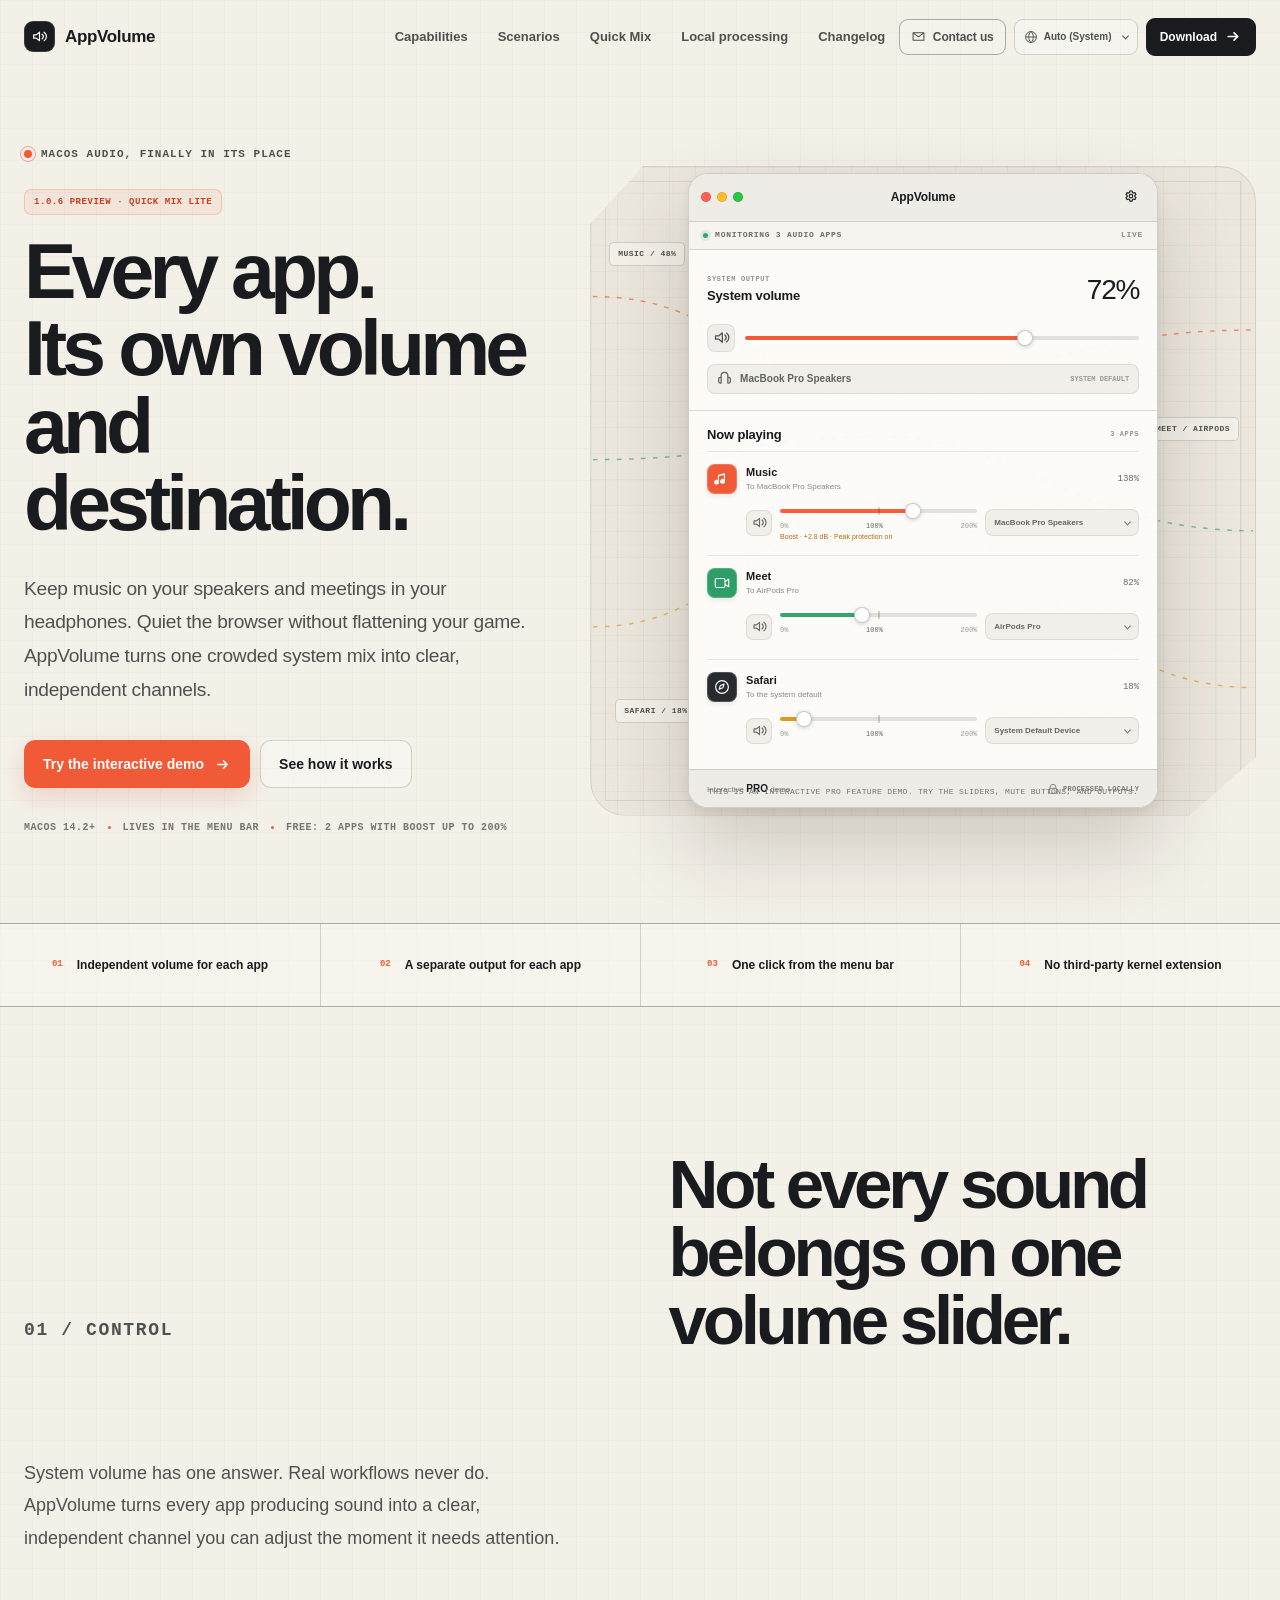
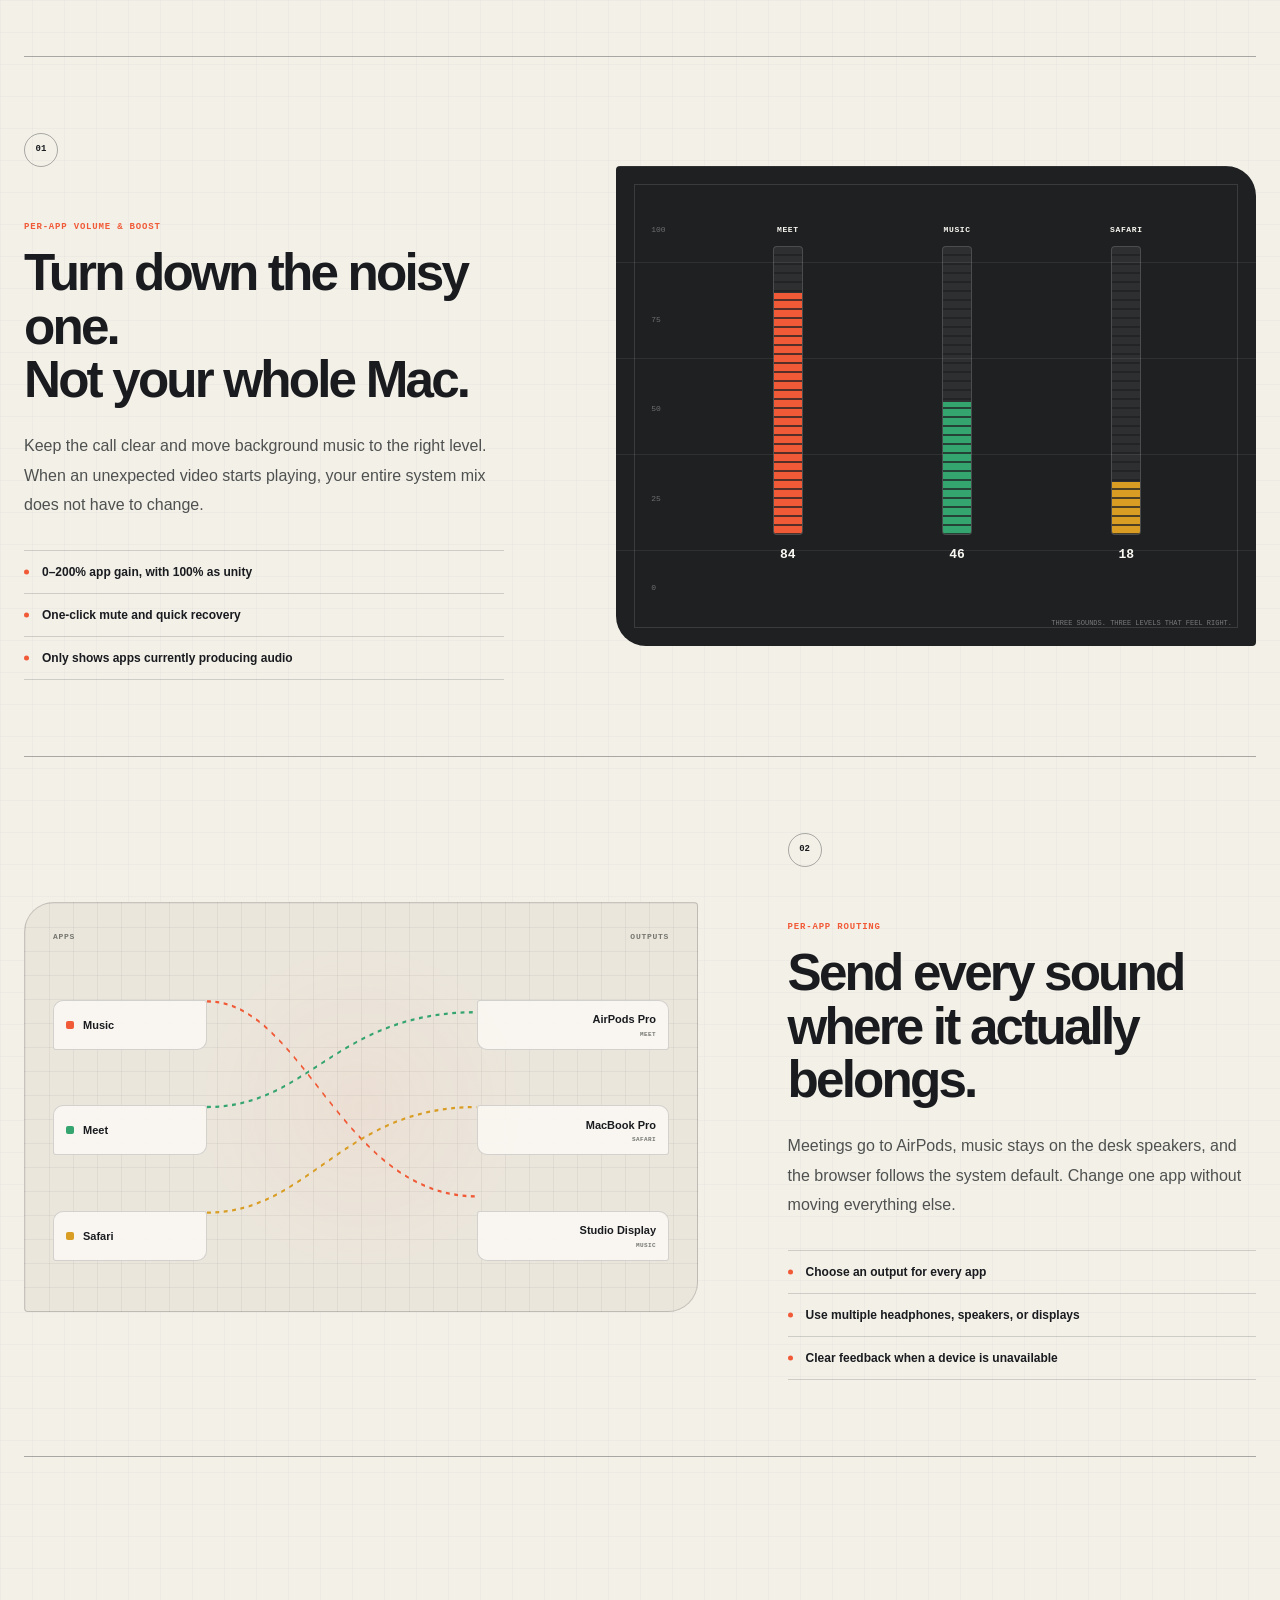
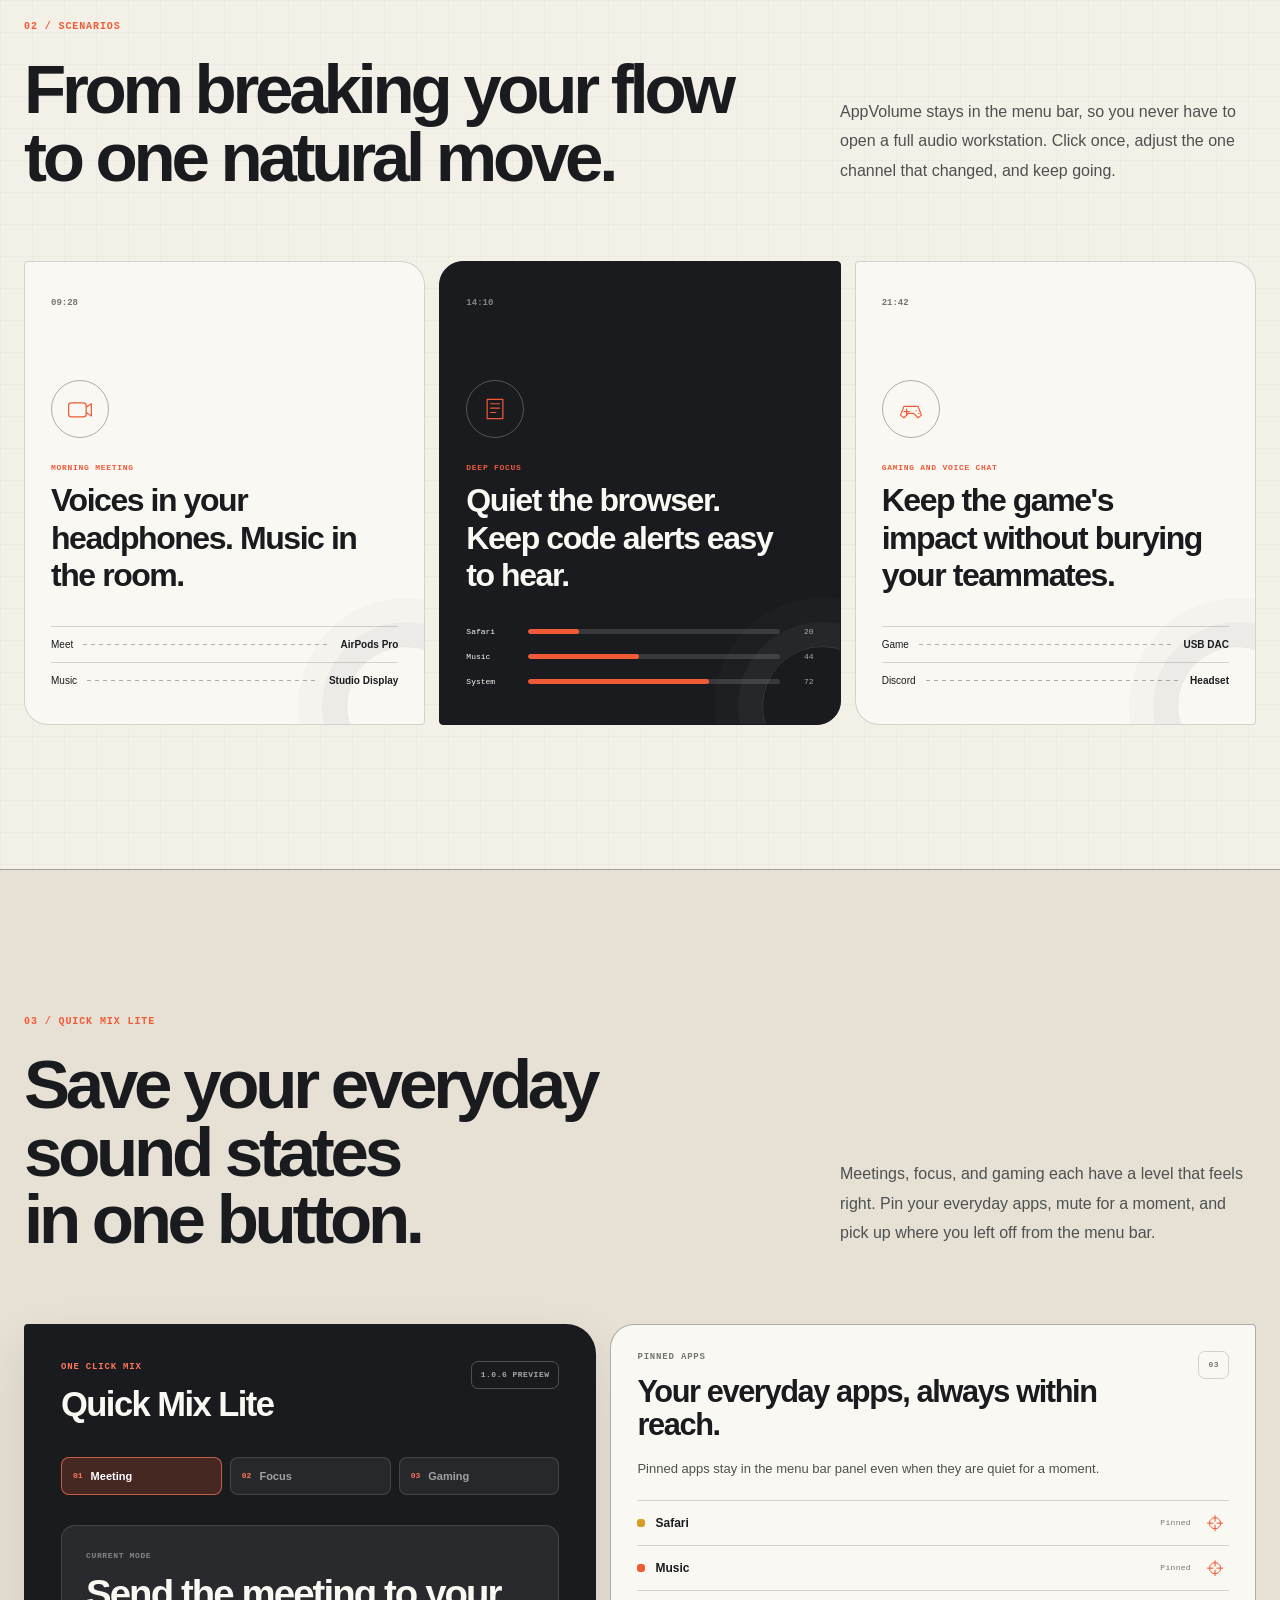
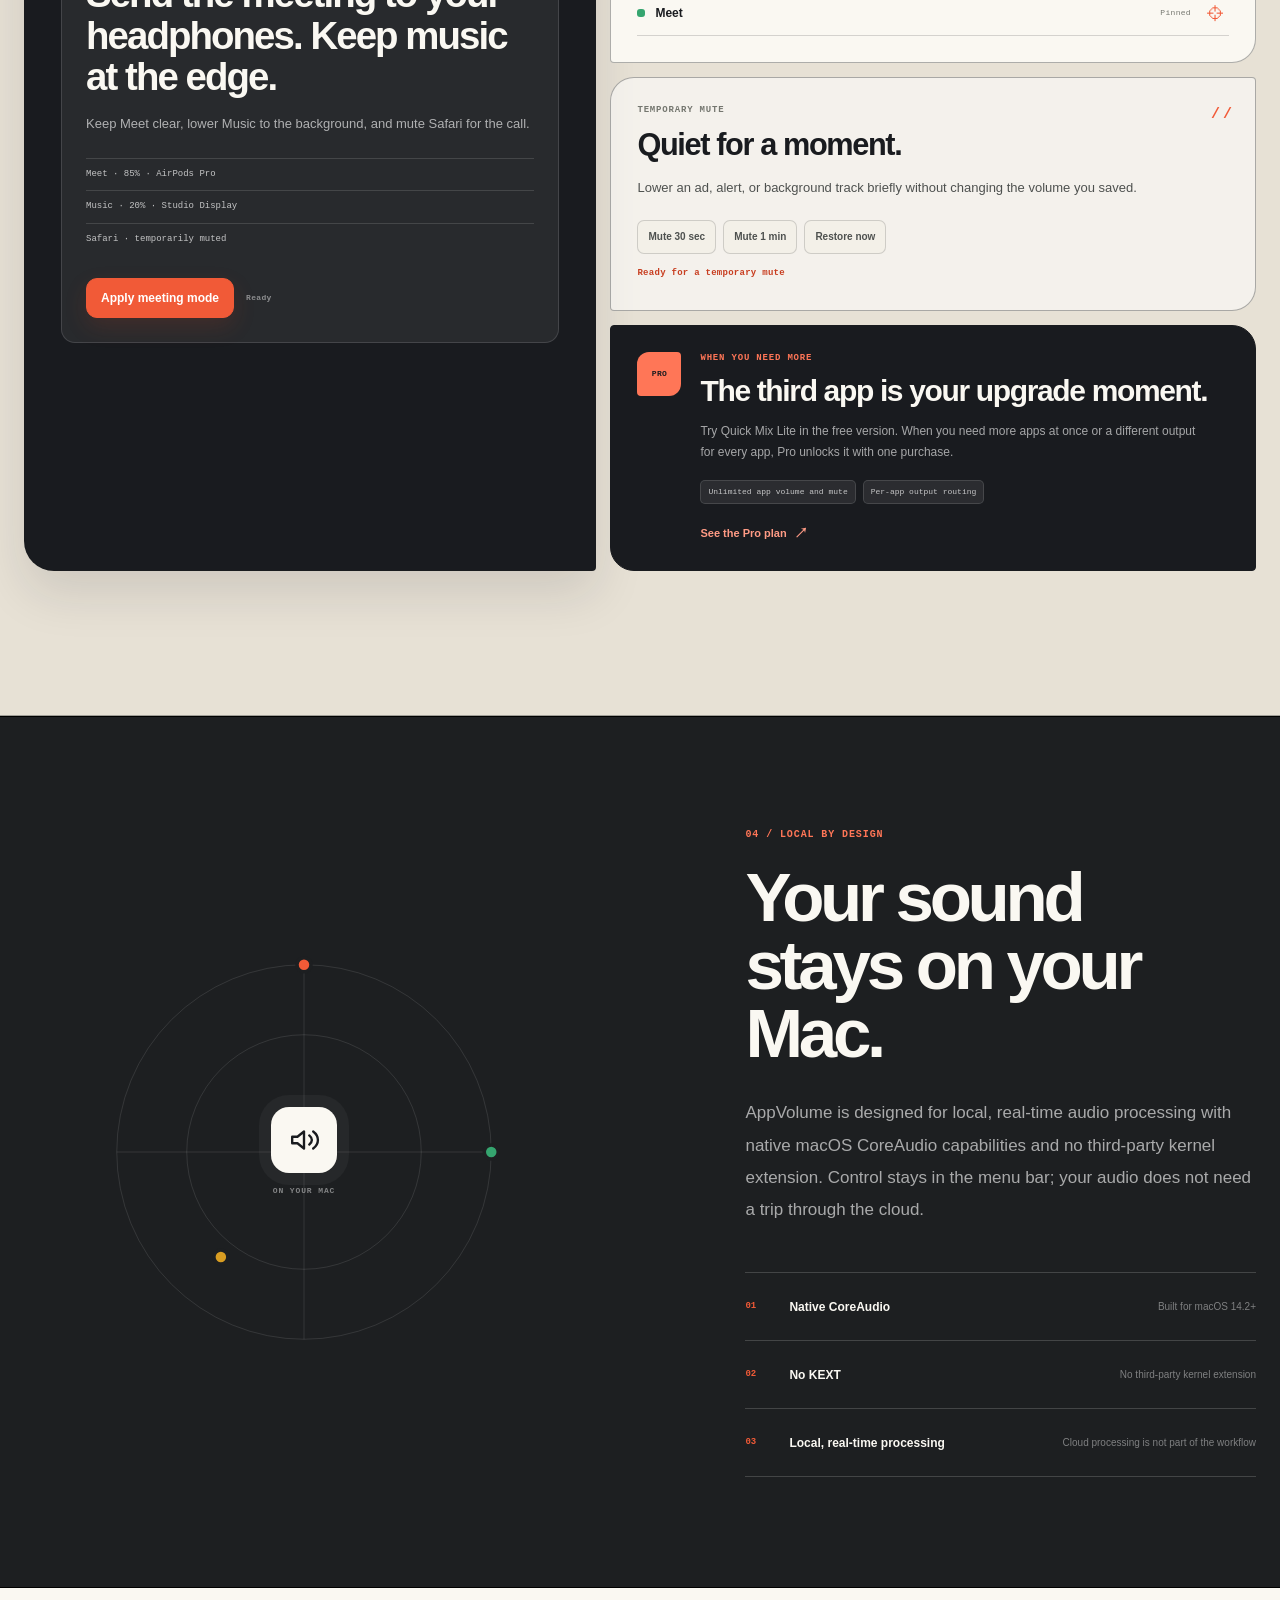
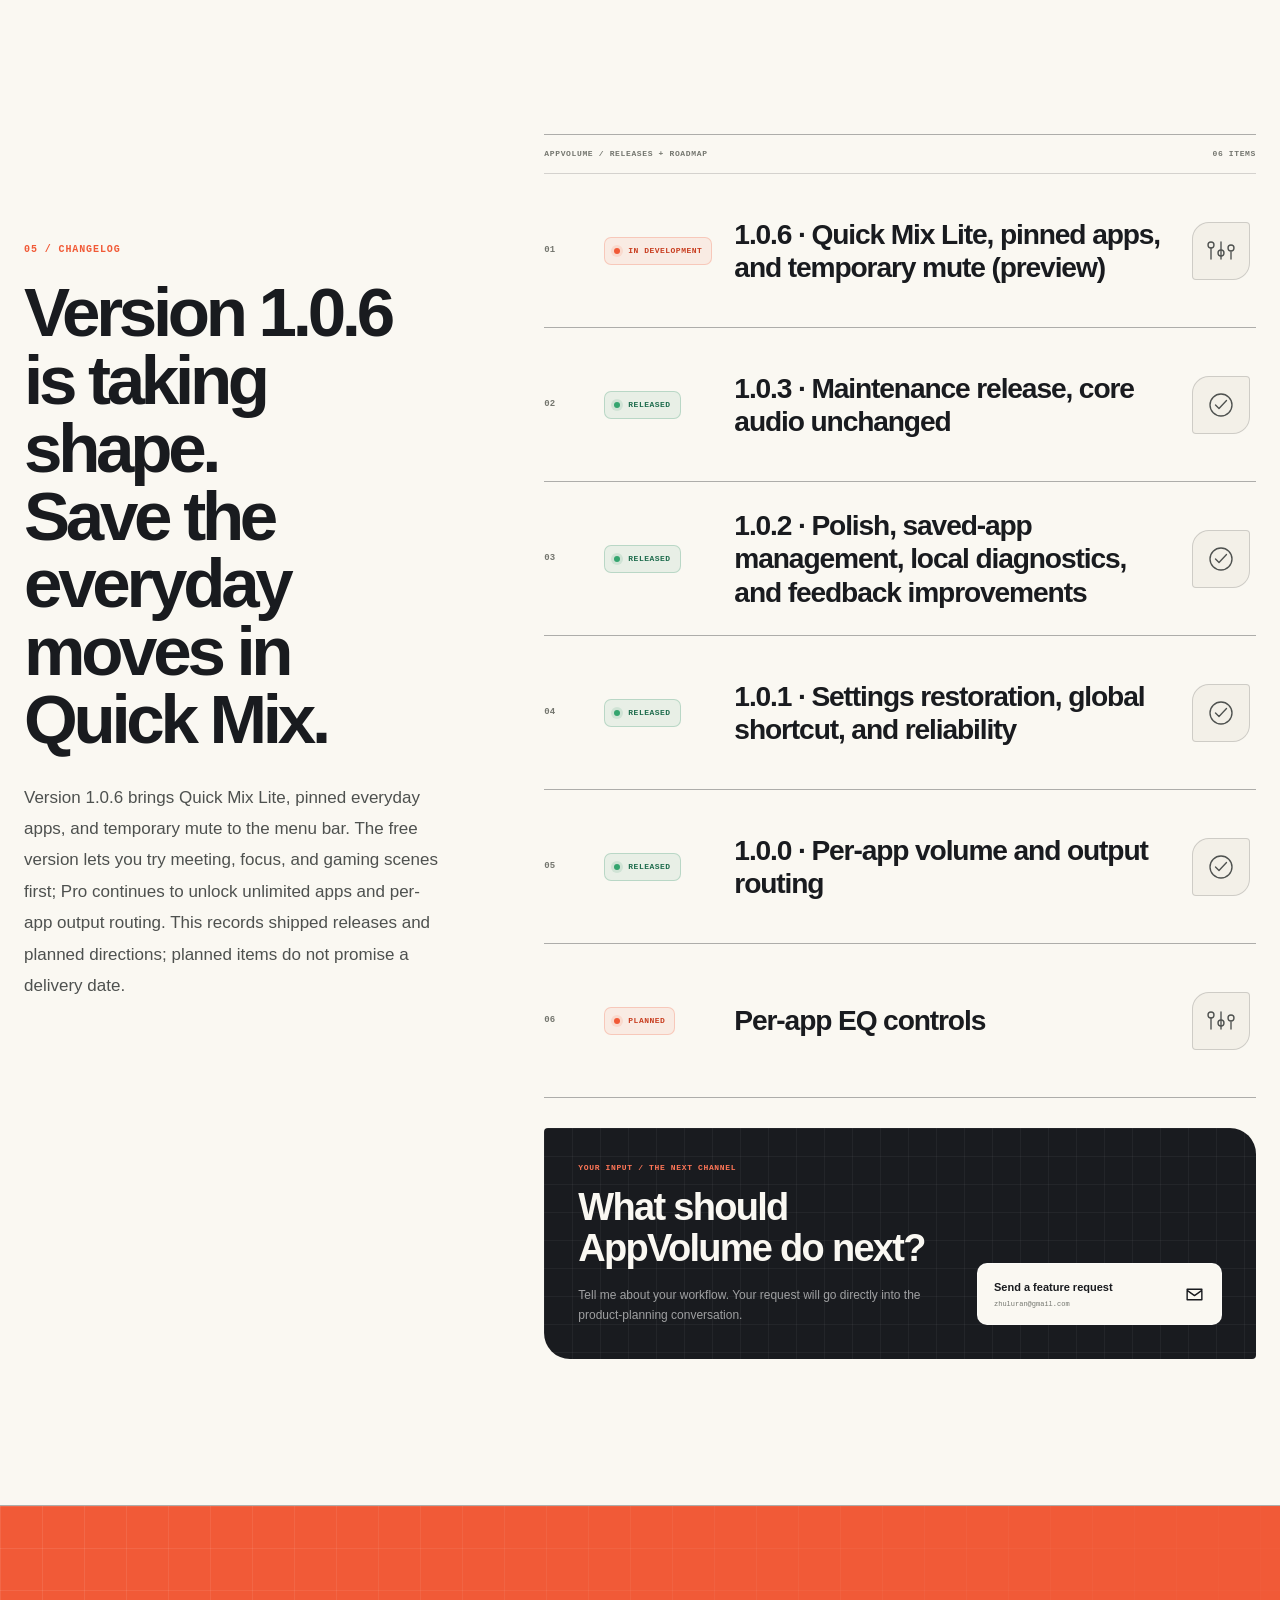
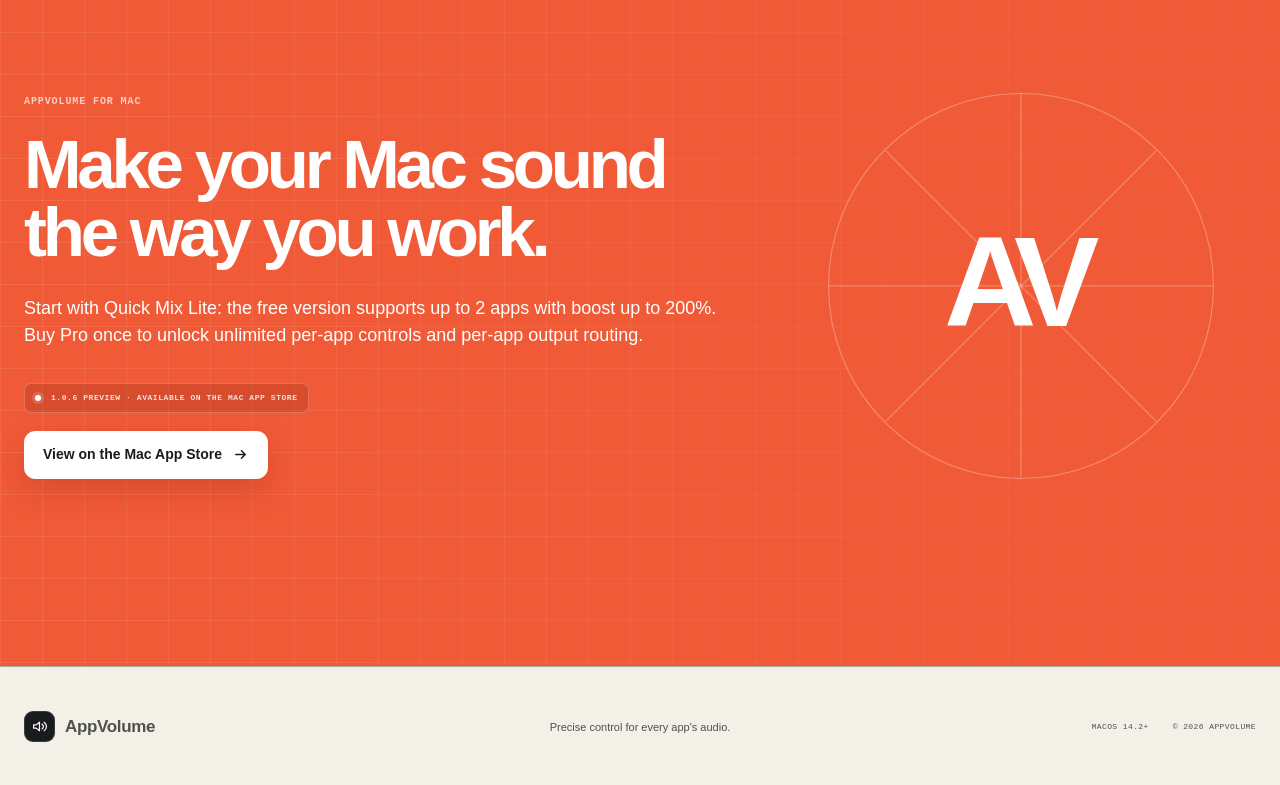
<file: changelog/index.html>
<!doctype html>
<html lang="en">
  <head>
    <meta charset="UTF-8" />
    <meta name="viewport" content="width=device-width, initial-scale=1" />
    <meta http-equiv="refresh" content="0; url=../#changelog" />
    <title>AppVolume — Changelog</title>
    <script>
      const prefersChinese = (navigator.languages?.length ? navigator.languages : [navigator.language])
        .some((language) => language?.toLowerCase().startsWith("zh"));
      document.documentElement.lang = prefersChinese ? "zh-CN" : "en";
      document.title = prefersChinese ? "AppVolume — 更新日志" : "AppVolume — Changelog";
      const changelogUrl = new URL("../", window.location.href);
      changelogUrl.hash = "changelog";
      window.location.replace(changelogUrl);
    </script>
  </head>
  <body>
    <noscript>
      <a href="../#changelog">打开 AppVolume 更新日志 / Open the AppVolume changelog</a>
    </noscript>
  </body>
</html>
</file>
<file: styles.css>
:root {
  color-scheme: light;
  --paper: #f3f0e8;
  --paper-soft: #faf8f2;
  --paper-deep: #e7e1d5;
  --ink: #191b1f;
  --ink-soft: #4e514f;
  --ink-faint: #74766f;
  --line: rgba(25, 27, 31, 0.17);
  --line-strong: rgba(25, 27, 31, 0.34);
  --signal: #f15a37;
  --signal-dark: #c83e20;
  --green: #35a56f;
  --yellow: #d89d22;
  --white: #ffffff;
  --ease-out: cubic-bezier(0.23, 1, 0.32, 1);
  --ease-in-out: cubic-bezier(0.77, 0, 0.175, 1);
  --page: min(1240px, calc(100vw - 48px));
  --radius-small: 10px;
  --radius-medium: 18px;
  --radius-large: 30px;
}

*,
*::before,
*::after {
  box-sizing: border-box;
}

html {
  scroll-behavior: smooth;
  background: var(--paper);
}

main [id] {
  scroll-margin-top: 80px;
}

body {
  margin: 0;
  min-width: 320px;
  overflow-x: clip;
  color: var(--ink);
  background:
    linear-gradient(rgba(25, 27, 31, 0.025) 1px, transparent 1px),
    linear-gradient(90deg, rgba(25, 27, 31, 0.025) 1px, transparent 1px),
    var(--paper);
  background-size: 32px 32px;
  font-family: "Avenir Next", "SF Pro Display", -apple-system, BlinkMacSystemFont, "Segoe UI", sans-serif;
  font-size: 16px;
  line-height: 1.5;
  text-rendering: optimizeLegibility;
  -webkit-font-smoothing: antialiased;
}

button,
input,
select {
  font: inherit;
}

button,
a,
input,
select {
  -webkit-tap-highlight-color: transparent;
}

a {
  color: inherit;
  text-decoration: none;
}

button {
  color: inherit;
}

svg {
  display: block;
}

.sr-only {
  position: absolute;
  width: 1px;
  height: 1px;
  padding: 0;
  margin: -1px;
  overflow: hidden;
  clip: rect(0, 0, 0, 0);
  white-space: nowrap;
  border: 0;
}

.skip-link {
  position: fixed;
  z-index: 1000;
  top: 12px;
  left: 12px;
  padding: 10px 14px;
  color: var(--white);
  background: var(--ink);
  border-radius: 8px;
  transform: translateY(-150%);
  transition: transform 160ms var(--ease-out);
}

.skip-link:focus {
  transform: translateY(0);
}

:focus-visible {
  outline: 3px solid rgba(241, 90, 55, 0.42);
  outline-offset: 3px;
}

.site-header {
  position: sticky;
  z-index: 100;
  top: 0;
  display: grid;
  grid-template-columns: 1fr auto 1fr;
  align-items: center;
  width: 100%;
  min-height: 74px;
  padding: 0 max(24px, calc((100vw - 1240px) / 2));
  border-bottom: 1px solid transparent;
  transition:
    min-height 180ms var(--ease-out),
    background-color 180ms ease,
    border-color 180ms ease;
}

.site-header.is-scrolled {
  min-height: 62px;
  background: rgba(243, 240, 232, 0.94);
  border-color: var(--line);
  backdrop-filter: blur(14px);
}

.brand {
  display: inline-flex;
  align-items: center;
  justify-self: start;
  gap: 10px;
  width: fit-content;
  font-size: 17px;
  font-weight: 650;
  letter-spacing: -0.02em;
}

.brand-mark {
  display: grid;
  place-items: center;
  width: 31px;
  height: 31px;
  color: var(--white);
  background: var(--ink);
  border-radius: 9px;
  box-shadow: inset 0 0 0 1px rgba(255, 255, 255, 0.14);
}

.brand-mark svg {
  width: 21px;
  fill: none;
  stroke: currentColor;
  stroke-width: 1.8;
  stroke-linecap: round;
  stroke-linejoin: round;
}

.primary-nav {
  display: flex;
  align-items: center;
  gap: 30px;
  font-size: 13px;
  font-weight: 600;
  color: var(--ink-soft);
}

.primary-nav a,
.header-cta {
  transition: color 150ms ease;
}

.primary-nav a:hover {
  color: var(--ink);
}

.header-actions {
  display: flex;
  align-items: center;
  justify-self: end;
  gap: 8px;
}

.header-contact {
  display: inline-flex;
  align-items: center;
  justify-self: end;
  gap: 7px;
  min-height: 36px;
  padding: 8px 11px;
  color: var(--ink-soft);
  background: rgba(255, 255, 255, 0.18);
  border: 1px solid var(--line-strong);
  border-radius: 9px;
  font-size: 12px;
  font-weight: 650;
  letter-spacing: -0.01em;
  transition:
    color 150ms ease,
    background-color 150ms ease,
    border-color 150ms ease,
    transform 140ms var(--ease-out);
}

.header-contact svg {
  width: 15px;
  fill: none;
  stroke: currentColor;
  stroke-width: 1.25;
  stroke-linecap: round;
  stroke-linejoin: round;
}

.header-contact:active {
  transform: scale(0.97);
}

.language-picker {
  position: relative;
  display: flex;
  align-items: center;
  height: 36px;
  color: var(--ink-soft);
  background: rgba(255, 255, 255, 0.26);
  border: 1px solid var(--line);
  border-radius: 9px;
  transition:
    color 150ms ease,
    background-color 150ms ease,
    border-color 150ms ease;
}

.language-picker > svg {
  position: absolute;
  left: 9px;
  width: 14px;
  fill: none;
  stroke: currentColor;
  stroke-width: 1.2;
  pointer-events: none;
}

.language-picker::after {
  position: absolute;
  top: 50%;
  right: 9px;
  width: 5px;
  height: 5px;
  border-right: 1px solid currentColor;
  border-bottom: 1px solid currentColor;
  content: "";
  pointer-events: none;
  transform: translateY(-70%) rotate(45deg);
}

.language-picker select {
  height: 100%;
  padding: 0 25px 0 29px;
  color: inherit;
  background: transparent;
  border: 0;
  border-radius: inherit;
  font-size: 10px;
  font-weight: 650;
  cursor: pointer;
  appearance: none;
}

.header-cta {
  display: inline-flex;
  align-items: center;
  justify-self: end;
  gap: 8px;
  padding: 9px 13px;
  color: var(--white);
  background: var(--ink);
  border: 1px solid var(--ink);
  border-radius: 9px;
  font-size: 12px;
  font-weight: 650;
  transition:
    transform 140ms var(--ease-out),
    background-color 150ms ease;
}

.header-cta svg,
.button svg {
  width: 17px;
  fill: none;
  stroke: currentColor;
  stroke-width: 1.6;
  stroke-linecap: round;
  stroke-linejoin: round;
}

.header-cta:active,
.button:active {
  transform: scale(0.97);
}

.hero {
  position: relative;
  display: grid;
  grid-template-columns: minmax(0, 0.86fr) minmax(520px, 1.14fr);
  align-items: center;
  gap: clamp(28px, 5vw, 88px);
  width: var(--page);
  min-height: calc(100svh - 74px);
  margin: 0 auto;
  padding: 72px 0 88px;
}

.hero-copy {
  position: relative;
  z-index: 2;
  max-width: 620px;
}

.eyebrow,
.section-index,
.feature-kicker,
.control-kicker,
.window-status,
.mixer-header span,
.routing-column > p,
.scenario-label {
  font-family: ui-monospace, "SFMono-Regular", Menlo, Monaco, Consolas, monospace;
  letter-spacing: 0.09em;
  text-transform: uppercase;
}

.eyebrow {
  display: flex;
  align-items: center;
  gap: 9px;
  margin: 0 0 24px;
  color: var(--ink-soft);
  font-size: 11px;
  font-weight: 700;
}

.release-tag {
  display: inline-flex;
  align-items: center;
  width: fit-content;
  min-height: 26px;
  margin: 0 0 18px;
  padding: 5px 9px;
  color: var(--signal-dark);
  background: rgba(241, 90, 55, 0.08);
  border: 1px solid rgba(241, 90, 55, 0.24);
  border-radius: 7px;
  font-family: ui-monospace, "SFMono-Regular", Menlo, Monaco, Consolas, monospace;
  font-size: 9px;
  font-weight: 750;
  letter-spacing: 0.06em;
  text-transform: uppercase;
}

.live-dot {
  position: relative;
  width: 8px;
  height: 8px;
  background: var(--signal);
  border-radius: 50%;
}

.live-dot::after {
  position: absolute;
  inset: -4px;
  border: 1px solid rgba(241, 90, 55, 0.5);
  border-radius: inherit;
  content: "";
  animation: live-pulse 2.4s ease-out infinite;
}

@keyframes live-pulse {
  0%, 35% { opacity: 0.9; transform: scale(0.55); }
  70%, 100% { opacity: 0; transform: scale(1.45); }
}

.hero h1,
.section-intro h2,
.workflow-heading h2,
.local-copy h2,
.changelog-copy h2,
.download-copy h2 {
  margin: 0;
  font-weight: 560;
  letter-spacing: -0.062em;
  line-height: 0.98;
}

.hero h1 {
  max-width: 780px;
  font-size: clamp(54px, 6.15vw, 88px);
}

.hero-summary {
  max-width: 570px;
  margin: 30px 0 0;
  color: var(--ink-soft);
  font-size: clamp(17px, 1.5vw, 20px);
  line-height: 1.75;
  letter-spacing: -0.015em;
}

.hero-actions {
  display: flex;
  flex-wrap: wrap;
  gap: 10px;
  margin-top: 34px;
}

.button {
  display: inline-flex;
  align-items: center;
  justify-content: center;
  gap: 10px;
  min-height: 48px;
  padding: 0 18px;
  border: 1px solid transparent;
  border-radius: 11px;
  font-size: 14px;
  font-weight: 650;
  cursor: pointer;
  transition:
    transform 140ms var(--ease-out),
    color 160ms ease,
    background-color 160ms ease,
    border-color 160ms ease,
    box-shadow 160ms ease;
}

.button-primary {
  color: var(--white);
  background: var(--signal);
  border-color: var(--signal);
  box-shadow: 0 9px 22px rgba(200, 62, 32, 0.16);
}

.button-quiet {
  color: var(--ink);
  background: rgba(255, 255, 255, 0.34);
  border-color: var(--line);
}

.compatibility-list {
  display: flex;
  flex-wrap: wrap;
  gap: 0;
  padding: 0;
  margin: 32px 0 0;
  color: var(--ink-faint);
  font-family: ui-monospace, "SFMono-Regular", Menlo, Monaco, Consolas, monospace;
  font-size: 10px;
  font-weight: 650;
  letter-spacing: 0.05em;
  list-style: none;
  text-transform: uppercase;
}

.compatibility-list li {
  display: flex;
  align-items: center;
}

.compatibility-list li:not(:last-child)::after {
  width: 3px;
  height: 3px;
  margin: 0 12px;
  background: var(--signal);
  border-radius: 50%;
  content: "";
}

.hero-demo {
  position: relative;
  display: flex;
  flex-direction: column;
  align-items: center;
  justify-content: center;
  min-height: 650px;
}

.signal-stage {
  position: absolute;
  inset: 0;
  overflow: hidden;
  border: 1px solid rgba(25, 27, 31, 0.1);
  background:
    linear-gradient(rgba(25, 27, 31, 0.04) 1px, transparent 1px),
    linear-gradient(90deg, rgba(25, 27, 31, 0.04) 1px, transparent 1px),
    rgba(231, 225, 213, 0.56);
  background-size: 26px 26px;
  border-radius: 36px;
  clip-path: polygon(8% 0, 100% 0, 100% 91%, 90% 100%, 0 100%, 0 9%);
}

.signal-stage::after {
  position: absolute;
  inset: 14px;
  border: 1px solid rgba(25, 27, 31, 0.09);
  content: "";
  pointer-events: none;
}

.signal-lines {
  position: absolute;
  inset: 0;
  width: 100%;
  height: 100%;
}

.signal-path {
  fill: none;
  stroke-width: 1.4;
  stroke-dasharray: 5 8;
  opacity: 0.65;
  animation: signal-flow 12s linear infinite;
}

.signal-path-one { stroke: var(--signal); }
.signal-path-two { stroke: var(--green); }
.signal-path-three { stroke: var(--yellow); }

@keyframes signal-flow {
  to { stroke-dashoffset: -130; }
}

.signal-label {
  position: absolute;
  z-index: 2;
  padding: 5px 8px;
  color: var(--ink-soft);
  background: var(--paper);
  border: 1px solid var(--line);
  border-radius: 5px;
  font-family: ui-monospace, "SFMono-Regular", Menlo, Monaco, Consolas, monospace;
  font-size: 8px;
  font-weight: 700;
  letter-spacing: 0.06em;
  text-transform: uppercase;
}

.signal-label-a { top: 75px; left: 18px; }
.signal-label-b { top: 250px; right: 16px; }
.signal-label-c { bottom: 92px; left: 24px; }

.product-window {
  --window-border: rgba(19, 21, 24, 0.15);
  position: relative;
  z-index: 3;
  width: min(470px, calc(100% - 66px));
  overflow: hidden;
  background: rgba(252, 251, 248, 0.97);
  border: 1px solid rgba(19, 21, 24, 0.2);
  border-radius: 20px;
  box-shadow:
    0 38px 80px rgba(47, 38, 26, 0.19),
    0 4px 10px rgba(47, 38, 26, 0.08),
    inset 0 0 0 1px rgba(255, 255, 255, 0.75);
}

.window-titlebar {
  position: relative;
  display: flex;
  align-items: center;
  justify-content: space-between;
  height: 48px;
  padding: 0 12px;
  background: #eeece7;
  border-bottom: 1px solid var(--window-border);
}

.traffic-lights {
  display: flex;
  gap: 6px;
}

.traffic-lights span {
  width: 10px;
  height: 10px;
  background: #c6c3bb;
  border-radius: 50%;
  box-shadow: inset 0 0 0 0.6px rgba(0, 0, 0, 0.14);
}

.traffic-lights span:first-child { background: #ff5f57; }
.traffic-lights span:nth-child(2) { background: #febc2e; }
.traffic-lights span:nth-child(3) { background: #28c840; }

.window-title {
  position: absolute;
  left: 50%;
  font-size: 12px;
  font-weight: 650;
  letter-spacing: -0.01em;
  transform: translateX(-50%);
}

.icon-button,
.mute-button {
  display: grid;
  place-items: center;
  padding: 0;
  border: 0;
  cursor: pointer;
}

.icon-button {
  width: 28px;
  height: 28px;
  background: transparent;
  border-radius: 7px;
  transition:
    transform 120ms var(--ease-out),
    background-color 140ms ease;
}

.icon-button svg {
  width: 16px;
  fill: none;
  stroke: currentColor;
  stroke-width: 1.4;
}

.icon-button:active,
.mute-button:active {
  transform: scale(0.94);
}

.window-status {
  display: flex;
  align-items: center;
  height: 28px;
  padding: 0 14px;
  color: #6a6c68;
  background: #f6f4ef;
  border-bottom: 1px solid var(--window-border);
  font-size: 8px;
  font-weight: 700;
}

.status-indicator {
  width: 5px;
  height: 5px;
  margin-right: 7px;
  background: var(--green);
  border-radius: 50%;
  box-shadow: 0 0 0 3px rgba(53, 165, 111, 0.12);
}

.status-time {
  margin-left: auto;
  color: #8e908b;
}

.master-control {
  padding: 19px 18px 16px;
  border-bottom: 1px solid var(--window-border);
}

.control-heading,
.app-identity,
.mixer-header,
.window-footer {
  display: flex;
  align-items: center;
}

.control-heading {
  justify-content: space-between;
}

.control-kicker {
  margin: 0 0 2px;
  color: #92938e;
  font-size: 7px;
  font-weight: 700;
}

.control-heading h2,
.mixer-header h2 {
  margin: 0;
  font-size: 13px;
  font-weight: 650;
  letter-spacing: -0.015em;
}

.master-value {
  font-family: ui-rounded, "SF Pro Rounded", "Avenir Next", sans-serif;
  font-size: 28px;
  font-weight: 530;
  letter-spacing: -0.045em;
}

.slider-line {
  display: grid;
  grid-template-columns: 28px 1fr;
  align-items: center;
  gap: 10px;
  margin: 13px 0 12px;
}

.speaker-glyph {
  display: grid;
  place-items: center;
  width: 28px;
  height: 28px;
  color: var(--ink-soft);
  background: #efede8;
  border: 1px solid rgba(25, 27, 31, 0.08);
  border-radius: 8px;
}

.speaker-glyph svg {
  width: 17px;
  fill: none;
  stroke: currentColor;
  stroke-width: 1.5;
  stroke-linecap: round;
  stroke-linejoin: round;
}

.volume-slider {
  --accent: var(--signal);
  --range-progress: 50%;
  width: 100%;
  height: 18px;
  margin: 0;
  background: transparent;
  cursor: pointer;
  appearance: none;
}

.volume-slider::-webkit-slider-runnable-track {
  height: 4px;
  background: linear-gradient(
    to right,
    var(--accent) 0,
    var(--accent) var(--range-progress),
    rgba(25, 27, 31, 0.12) var(--range-progress),
    rgba(25, 27, 31, 0.12) 100%
  );
  border-radius: 99px;
}

.volume-slider::-webkit-slider-thumb {
  width: 16px;
  height: 16px;
  margin-top: -6px;
  background: #fff;
  border: 1px solid rgba(25, 27, 31, 0.23);
  border-radius: 50%;
  box-shadow: 0 1px 4px rgba(25, 27, 31, 0.19);
  appearance: none;
  transition: transform 120ms var(--ease-out);
}

.volume-slider::-moz-range-track {
  height: 4px;
  background: rgba(25, 27, 31, 0.12);
  border-radius: 99px;
}

.volume-slider::-moz-range-progress {
  height: 4px;
  background: var(--accent);
  border-radius: 99px;
}

.volume-slider::-moz-range-thumb {
  width: 16px;
  height: 16px;
  background: #fff;
  border: 1px solid rgba(25, 27, 31, 0.23);
  border-radius: 50%;
  box-shadow: 0 1px 4px rgba(25, 27, 31, 0.19);
}

.volume-slider:active::-webkit-slider-thumb {
  transform: scale(0.9);
}

.device-field,
.device-select-wrap {
  display: flex;
  align-items: center;
  min-width: 0;
  background: #f1efea;
  border: 1px solid rgba(25, 27, 31, 0.09);
  border-radius: 8px;
}

.device-field {
  gap: 8px;
  min-height: 30px;
  padding: 0 9px;
  color: #61635f;
  font-size: 10px;
  font-weight: 550;
}

.device-field svg {
  width: 15px;
  fill: none;
  stroke: currentColor;
  stroke-width: 1.5;
  stroke-linecap: round;
  stroke-linejoin: round;
}

.field-meta {
  margin-left: auto;
  color: #999a95;
  font-family: ui-monospace, "SFMono-Regular", Menlo, monospace;
  font-size: 7px;
  text-transform: uppercase;
}

.app-mixer {
  padding: 14px 18px 6px;
}

.mixer-header {
  justify-content: space-between;
  padding-bottom: 7px;
}

.mixer-header span {
  color: #969791;
  font-size: 7px;
  font-weight: 700;
}

.app-row {
  --accent: var(--signal);
  padding: 12px 0;
  border-top: 1px solid rgba(25, 27, 31, 0.09);
}

.app-identity {
  min-width: 0;
  gap: 9px;
}

.app-icon {
  display: grid;
  flex: 0 0 auto;
  place-items: center;
  width: 30px;
  height: 30px;
  color: var(--white);
  border-radius: 8px;
  box-shadow:
    inset 0 0 0 1px rgba(255, 255, 255, 0.18),
    0 2px 5px rgba(25, 27, 31, 0.09);
}

.app-icon svg {
  width: 18px;
  fill: none;
  stroke: currentColor;
  stroke-width: 1.5;
  stroke-linecap: round;
  stroke-linejoin: round;
}

.music-icon { background: #f15a37; }
.music-icon svg { fill: currentColor; stroke: none; }
.meet-icon { background: #2e9d68; }
.safari-icon { color: #fff; background: #272a2e; }

.app-identity > div {
  min-width: 0;
}

.app-identity h3 {
  margin: 0;
  font-size: 11px;
  font-weight: 650;
  line-height: 1.2;
}

.route-summary {
  overflow: hidden;
  margin: 2px 0 0;
  color: #888a85;
  font-size: 8px;
  text-overflow: ellipsis;
  white-space: nowrap;
}

.app-volume-value {
  width: 34px;
  margin-left: auto;
  color: #686a66;
  font-family: ui-monospace, "SFMono-Regular", Menlo, Monaco, Consolas, monospace;
  font-size: 9px;
  font-variant-numeric: tabular-nums;
  text-align: right;
}

.app-controls {
  display: grid;
  grid-template-columns: 26px minmax(80px, 1fr) minmax(128px, 0.78fr);
  align-items: center;
  gap: 8px;
  margin: 8px 0 0 39px;
}

.gain-control {
  position: relative;
  display: grid;
  min-width: 0;
  gap: 3px;
}

.gain-control::after {
  position: absolute;
  top: 5px;
  left: 50%;
  width: 1px;
  height: 8px;
  background: rgba(25, 27, 31, 0.36);
  content: "";
  pointer-events: none;
  transform: translateX(-0.5px);
}

.gain-scale {
  display: flex;
  justify-content: space-between;
  color: #999b96;
  font-family: ui-monospace, "SFMono-Regular", Menlo, Monaco, Consolas, monospace;
  font-size: 7px;
  font-variant-numeric: tabular-nums;
  line-height: 1;
}

.gain-scale span:nth-child(2) {
  color: #686a66;
}

.gain-status {
  min-height: 10px;
  overflow: hidden;
  color: #858781;
  font-size: 7px;
  line-height: 1.2;
  text-overflow: ellipsis;
  white-space: nowrap;
}

.gain-status[data-state="boost"] {
  color: #b26a18;
}

.gain-status[data-state="unity"] {
  color: #686a66;
}

.mute-button {
  width: 26px;
  height: 26px;
  color: #686a66;
  background: #f1efea;
  border: 1px solid rgba(25, 27, 31, 0.09);
  border-radius: 7px;
  transition:
    transform 120ms var(--ease-out),
    color 140ms ease,
    background-color 140ms ease;
}

.mute-button svg {
  width: 15px;
  fill: none;
  stroke: currentColor;
  stroke-width: 1.4;
  stroke-linecap: round;
  stroke-linejoin: round;
}

.mute-button .sound-off {
  display: none;
}

.mute-button[aria-pressed="true"] {
  color: #fff;
  background: var(--signal);
  border-color: var(--signal);
}

.mute-button[aria-pressed="true"] .sound-on {
  display: none;
}

.mute-button[aria-pressed="true"] .sound-off {
  display: block;
}

.device-select-wrap {
  position: relative;
  height: 27px;
}

.device-select-wrap::after {
  position: absolute;
  top: 50%;
  right: 8px;
  width: 5px;
  height: 5px;
  border-right: 1.2px solid #737570;
  border-bottom: 1.2px solid #737570;
  content: "";
  pointer-events: none;
  transform: translateY(-70%) rotate(45deg);
}

.device-select {
  width: 100%;
  height: 100%;
  padding: 0 24px 0 8px;
  overflow: hidden;
  color: #646661;
  background: transparent;
  border: 0;
  border-radius: inherit;
  font-size: 8px;
  font-weight: 550;
  text-overflow: ellipsis;
  cursor: pointer;
  appearance: none;
}

.window-footer {
  justify-content: space-between;
  min-height: 38px;
  padding: 0 18px;
  color: #777974;
  background: #eeece7;
  border-top: 1px solid var(--window-border);
  font-size: 8px;
}

.window-footer strong {
  color: var(--ink);
  font-size: 10px;
}

.privacy-chip {
  display: flex;
  align-items: center;
  gap: 5px;
  font-family: ui-monospace, "SFMono-Regular", Menlo, monospace;
  font-size: 7px;
  font-weight: 700;
  letter-spacing: 0.04em;
  text-transform: uppercase;
}

.privacy-chip svg {
  width: 10px;
  fill: none;
  stroke: currentColor;
  stroke-width: 1.2;
}

.demo-caption {
  position: absolute;
  z-index: 4;
  bottom: 18px;
  margin: 0;
  color: var(--ink-faint);
  font-family: ui-monospace, "SFMono-Regular", Menlo, monospace;
  font-size: 8px;
  letter-spacing: 0.04em;
  text-transform: uppercase;
}

.proof-strip {
  display: grid;
  grid-template-columns: repeat(4, 1fr);
  width: 100%;
  min-height: 84px;
  border-top: 1px solid var(--line-strong);
  border-bottom: 1px solid var(--line-strong);
  background: rgba(249, 247, 241, 0.55);
}

.proof-strip > div {
  display: flex;
  align-items: center;
  justify-content: center;
  gap: 14px;
  padding: 0 22px;
  font-size: 12px;
  font-weight: 600;
  text-align: center;
}

.proof-strip b {
  font: inherit;
}

.proof-strip > div + div {
  border-left: 1px solid var(--line);
}

.proof-strip span,
.feature-number,
.local-facts span {
  color: var(--signal);
  font-family: ui-monospace, "SFMono-Regular", Menlo, Monaco, Consolas, monospace;
  font-size: 9px;
  font-weight: 750;
}

.section {
  width: var(--page);
  margin: 0 auto;
  padding: 144px 0;
}

.section-intro {
  display: grid;
  grid-template-columns: 0.96fr 1.04fr;
  gap: clamp(48px, 8vw, 136px);
  align-items: end;
}

.section-index {
  margin: 0 0 22px;
  color: var(--signal);
  font-size: 10px;
  font-weight: 750;
}

.section-intro h2,
.workflow-heading h2,
.local-copy h2,
.changelog-copy h2,
.download-copy h2 {
  font-size: clamp(48px, 5.4vw, 76px);
}

.section-intro > p {
  max-width: 570px;
  margin: 0 0 8px;
  color: var(--ink-soft);
  font-size: 18px;
  line-height: 1.8;
}

.feature-ledger {
  margin-top: 94px;
  border-top: 1px solid var(--line-strong);
}

.feature-story {
  display: grid;
  grid-template-columns: 0.88fr 1.12fr;
  gap: clamp(42px, 7vw, 112px);
  align-items: center;
  min-height: 620px;
  padding: 76px 0;
  border-bottom: 1px solid var(--line-strong);
}

.feature-story.feature-routing {
  grid-template-columns: 1.18fr 0.82fr;
}

.feature-copy {
  max-width: 480px;
}

.feature-number {
  display: inline-grid;
  place-items: center;
  width: 34px;
  height: 34px;
  margin-bottom: 54px;
  color: var(--ink);
  border: 1px solid var(--line-strong);
  border-radius: 50%;
}

.feature-kicker {
  margin: 0 0 12px;
  color: var(--signal);
  font-size: 9px;
  font-weight: 750;
}

.feature-copy h3 {
  margin: 0;
  font-size: clamp(38px, 4vw, 58px);
  font-weight: 560;
  letter-spacing: -0.055em;
  line-height: 1.04;
}

.feature-copy > p:not(.feature-kicker) {
  margin: 25px 0 0;
  color: var(--ink-soft);
  font-size: 16px;
  line-height: 1.85;
}

.feature-points {
  display: grid;
  gap: 0;
  padding: 0;
  margin: 30px 0 0;
  list-style: none;
  border-top: 1px solid var(--line);
}

.feature-points li {
  position: relative;
  padding: 12px 0 12px 18px;
  border-bottom: 1px solid var(--line);
  font-size: 12px;
  font-weight: 600;
}

.feature-points li::before {
  position: absolute;
  top: 50%;
  left: 0;
  width: 5px;
  height: 5px;
  background: var(--signal);
  border-radius: 50%;
  content: "";
  transform: translateY(-50%);
}

.level-visual {
  position: relative;
  display: grid;
  grid-template-columns: repeat(3, 1fr);
  gap: 18px;
  min-height: 480px;
  padding: 58px 54px 52px 96px;
  overflow: hidden;
  color: var(--paper-soft);
  background:
    linear-gradient(rgba(255, 255, 255, 0.07) 1px, transparent 1px),
    #1e2022;
  background-size: 100% 20%;
  border-radius: 4px 30px 4px 30px;
}

.level-visual::before {
  position: absolute;
  inset: 18px;
  border: 1px solid rgba(255, 255, 255, 0.12);
  content: "";
}

.meter-ruler {
  position: absolute;
  top: 58px;
  bottom: 52px;
  left: 35px;
  display: flex;
  flex-direction: column;
  justify-content: space-between;
  color: rgba(255, 255, 255, 0.35);
  font-family: ui-monospace, "SFMono-Regular", Menlo, monospace;
  font-size: 8px;
}

.meter-channel {
  position: relative;
  display: grid;
  grid-template-rows: auto 1fr auto;
  gap: 10px;
  align-items: stretch;
  justify-items: center;
  height: 340px;
}

.meter-name {
  font-family: ui-monospace, "SFMono-Regular", Menlo, monospace;
  font-size: 8px;
  font-weight: 700;
  letter-spacing: 0.08em;
}

.meter-track {
  position: relative;
  width: 30px;
  overflow: hidden;
  background: rgba(255, 255, 255, 0.07);
  border: 1px solid rgba(255, 255, 255, 0.14);
  border-radius: 4px;
}

.meter-track::before {
  position: absolute;
  inset: 0;
  z-index: 2;
  background: repeating-linear-gradient(
    to bottom,
    transparent 0 7px,
    rgba(30, 32, 34, 0.74) 7px 9px
  );
  content: "";
}

.meter-track span {
  position: absolute;
  right: 0;
  bottom: 0;
  left: 0;
  height: var(--level);
  background: var(--signal);
}

.meter-channel:nth-of-type(3) .meter-track span { background: var(--green); }
.meter-channel:nth-of-type(4) .meter-track span { background: var(--yellow); }

.meter-channel strong {
  font-family: ui-monospace, "SFMono-Regular", Menlo, monospace;
  font-size: 13px;
}

.meter-note {
  position: absolute;
  right: 24px;
  bottom: 18px;
  color: rgba(255, 255, 255, 0.4);
  font-family: ui-monospace, "SFMono-Regular", Menlo, monospace;
  font-size: 7px;
  text-transform: uppercase;
}

.routing-map {
  position: relative;
  display: grid;
  grid-template-columns: minmax(130px, 0.8fr) minmax(170px, 1.4fr) minmax(150px, 1fr);
  align-items: stretch;
  min-height: 410px;
  padding: 28px;
  background:
    radial-gradient(circle at center, rgba(241, 90, 55, 0.05), transparent 42%),
    linear-gradient(rgba(25, 27, 31, 0.05) 1px, transparent 1px),
    linear-gradient(90deg, rgba(25, 27, 31, 0.05) 1px, transparent 1px),
    #ebe6dc;
  background-size: auto, 24px 24px, 24px 24px, auto;
  border: 1px solid var(--line);
  border-radius: 30px 4px 30px 4px;
}

.routing-column {
  position: relative;
  z-index: 2;
  display: grid;
  grid-template-rows: 36px repeat(3, 1fr);
  gap: 12px;
}

.routing-column > p {
  margin: 0;
  color: var(--ink-faint);
  font-size: 8px;
  font-weight: 750;
}

.routing-devices > p {
  text-align: right;
}

.route-node,
.device-node {
  display: flex;
  align-items: center;
  align-self: center;
  min-height: 50px;
  padding: 0 12px;
  background: rgba(250, 248, 242, 0.92);
  border: 1px solid var(--line);
  font-size: 11px;
  font-weight: 650;
}

.route-node {
  gap: 9px;
  border-radius: 10px 3px 10px 3px;
}

.route-node-dot {
  width: 8px;
  height: 8px;
  border-radius: 2px;
}

.route-orange { background: var(--signal); }
.route-green { background: var(--green); }
.route-yellow { background: var(--yellow); }

.device-node {
  flex-direction: column;
  align-items: flex-end;
  justify-content: center;
  text-align: right;
  border-radius: 3px 10px 3px 10px;
}

.device-node small {
  margin-top: 2px;
  color: var(--ink-faint);
  font-family: ui-monospace, "SFMono-Regular", Menlo, monospace;
  font-size: 6px;
  letter-spacing: 0.07em;
}

.routing-svg {
  width: 100%;
  height: 100%;
  overflow: visible;
}

.routing-svg path {
  fill: none;
  stroke-width: 1.7;
  stroke-dasharray: 6 7;
}

.route-orange-line { stroke: var(--signal); }
.route-green-line { stroke: var(--green); }
.route-yellow-line { stroke: var(--yellow); }

.workflow {
  padding-top: 18px;
}

.workflow-heading {
  display: grid;
  grid-template-columns: 1.15fr 0.65fr;
  gap: 80px;
  align-items: end;
}

.workflow-heading > p {
  margin: 0 0 6px;
  color: var(--ink-soft);
  font-size: 16px;
  line-height: 1.85;
}

.scenario-list {
  display: grid;
  grid-template-columns: repeat(3, 1fr);
  gap: 14px;
  margin-top: 70px;
}

.scenario-card {
  position: relative;
  min-height: 430px;
  padding: 26px;
  overflow: hidden;
  background: var(--paper-soft);
  border: 1px solid var(--line);
  border-radius: 4px 24px 4px 24px;
}

.scenario-card::after {
  position: absolute;
  right: -42px;
  bottom: -42px;
  width: 120px;
  height: 120px;
  border: 1px solid rgba(25, 27, 31, 0.09);
  border-radius: 50%;
  box-shadow: 0 0 0 24px rgba(25, 27, 31, 0.03), 0 0 0 48px rgba(25, 27, 31, 0.02);
  content: "";
}

.scenario-time {
  color: var(--ink-faint);
  font-family: ui-monospace, "SFMono-Regular", Menlo, monospace;
  font-size: 9px;
  font-weight: 700;
}

.scenario-icon {
  display: grid;
  place-items: center;
  width: 58px;
  height: 58px;
  margin: 68px 0 24px;
  color: var(--signal);
  border: 1px solid var(--line-strong);
  border-radius: 50%;
}

.scenario-icon svg {
  width: 28px;
  fill: none;
  stroke: currentColor;
  stroke-width: 1.4;
  stroke-linecap: round;
  stroke-linejoin: round;
}

.scenario-label {
  margin: 0 0 8px;
  color: var(--signal);
  font-size: 8px;
  font-weight: 750;
}

.scenario-card h3 {
  max-width: 330px;
  margin: 0 0 32px;
  font-size: clamp(24px, 2.5vw, 34px);
  font-weight: 570;
  letter-spacing: -0.045em;
  line-height: 1.16;
}

.scenario-route {
  position: relative;
  z-index: 2;
  display: grid;
  grid-template-columns: auto 1fr auto;
  align-items: center;
  gap: 10px;
  padding: 10px 0;
  border-top: 1px solid var(--line);
  font-size: 10px;
}

.scenario-route i {
  height: 1px;
  background: repeating-linear-gradient(90deg, var(--line-strong) 0 4px, transparent 4px 8px);
}

.scenario-route strong {
  font-weight: 650;
}

.scenario-dark {
  color: var(--paper-soft);
  background: var(--ink);
  border-color: var(--ink);
  border-radius: 24px 4px 24px 4px;
}

.scenario-dark::after {
  border-color: rgba(255, 255, 255, 0.12);
  box-shadow: 0 0 0 24px rgba(255, 255, 255, 0.035), 0 0 0 48px rgba(255, 255, 255, 0.02);
}

.scenario-dark .scenario-time { color: rgba(255, 255, 255, 0.46); }
.scenario-dark .scenario-icon { border-color: rgba(255, 255, 255, 0.25); }

.focus-levels {
  display: grid;
  gap: 13px;
}

.focus-levels > div {
  display: grid;
  grid-template-columns: 52px 1fr 24px;
  align-items: center;
  gap: 10px;
  font-family: ui-monospace, "SFMono-Regular", Menlo, monospace;
  font-size: 8px;
}

.focus-levels i {
  position: relative;
  height: 5px;
  overflow: hidden;
  background: rgba(255, 255, 255, 0.13);
  border-radius: 99px;
}

.focus-levels b {
  position: absolute;
  inset: 0 auto 0 0;
  width: var(--focus-level);
  background: var(--signal);
  border-radius: inherit;
}

.focus-levels strong {
  color: rgba(255, 255, 255, 0.62);
  font-weight: 500;
  text-align: right;
}

.quick-mix-section {
  width: 100%;
  max-width: none;
  margin: 0;
  padding: 144px max(24px, calc((100vw - 1240px) / 2));
  overflow: hidden;
  background: var(--paper-deep);
  border-top: 1px solid var(--line-strong);
  border-bottom: 1px solid var(--line-strong);
}

.quick-mix-heading,
.quick-mix-layout,
.rating-request {
  width: var(--page);
  max-width: 1240px;
  margin-right: auto;
  margin-left: auto;
}

.quick-mix-heading {
  display: grid;
  grid-template-columns: 1.15fr 0.65fr;
  gap: 80px;
  align-items: end;
}

.quick-mix-heading h2 {
  margin: 0;
  font-size: clamp(48px, 5.4vw, 76px);
  font-weight: 560;
  letter-spacing: -0.062em;
  line-height: 0.98;
}

.quick-mix-heading > p {
  margin: 0 0 6px;
  color: var(--ink-soft);
  font-size: 16px;
  line-height: 1.85;
}

.quick-mix-layout {
  display: grid;
  grid-template-columns: minmax(0, 0.94fr) minmax(360px, 1.06fr);
  gap: 14px;
  margin-top: 70px;
}

.quick-mix-panel,
.quick-mix-card {
  border: 1px solid var(--line-strong);
}

.quick-mix-panel {
  min-width: 0;
  padding: clamp(24px, 3vw, 36px);
  color: var(--paper-soft);
  background: var(--ink);
  border-radius: 4px 30px 4px 30px;
  box-shadow: 0 22px 50px rgba(25, 27, 31, 0.12);
}

.quick-mix-panel-head,
.quick-mix-card-head {
  display: flex;
  align-items: flex-start;
  justify-content: space-between;
  gap: 20px;
}

.quick-mix-panel-head .feature-kicker,
.quick-mix-card-head .feature-kicker {
  margin-bottom: 10px;
  color: #ff7657;
}

.quick-mix-panel h3,
.quick-mix-card h3,
.quick-mix-pro-card h3,
.rating-request h3 {
  margin: 0;
  font-size: clamp(24px, 2.7vw, 36px);
  font-weight: 570;
  letter-spacing: -0.045em;
  line-height: 1.1;
}

.quick-mix-version,
.card-count {
  flex: 0 0 auto;
  padding: 7px 9px;
  color: rgba(255, 255, 255, 0.62);
  border: 1px solid rgba(255, 255, 255, 0.23);
  border-radius: 7px;
  font-family: ui-monospace, "SFMono-Regular", Menlo, monospace;
  font-size: 8px;
  font-weight: 700;
  letter-spacing: 0.06em;
  text-transform: uppercase;
}

.quick-mix-tabs {
  display: grid;
  grid-template-columns: repeat(3, 1fr);
  gap: 8px;
  margin-top: 34px;
}

.quick-mix-tab {
  display: flex;
  align-items: center;
  gap: 8px;
  min-width: 0;
  padding: 10px 11px;
  color: rgba(255, 255, 255, 0.57);
  background: rgba(255, 255, 255, 0.06);
  border: 1px solid rgba(255, 255, 255, 0.14);
  border-radius: 8px;
  font-size: 11px;
  font-weight: 650;
  text-align: left;
  cursor: pointer;
  transition:
    color 150ms ease,
    background-color 150ms ease,
    border-color 150ms ease,
    transform 150ms var(--ease-out);
}

.quick-mix-tab-icon {
  color: #ff7657;
  font-family: ui-monospace, "SFMono-Regular", Menlo, monospace;
  font-size: 8px;
  font-weight: 750;
}

.quick-mix-tab.is-active {
  color: var(--white);
  background: rgba(241, 90, 55, 0.21);
  border-color: rgba(255, 118, 87, 0.7);
}

.quick-mix-tab:active,
.pin-toggle:active,
.temp-mute-actions button:active {
  transform: scale(0.97);
}

.quick-mix-mode {
  min-height: 310px;
  margin-top: 30px;
  padding: 24px;
  background: rgba(255, 255, 255, 0.065);
  border: 1px solid rgba(255, 255, 255, 0.13);
  border-radius: 14px;
}

.quick-mix-mode-label {
  margin: 0 0 11px;
  color: rgba(255, 255, 255, 0.43);
  font-family: ui-monospace, "SFMono-Regular", Menlo, monospace;
  font-size: 8px;
  font-weight: 750;
  letter-spacing: 0.08em;
  text-transform: uppercase;
}

.quick-mix-mode h4 {
  max-width: 470px;
  margin: 0;
  font-size: clamp(25px, 3vw, 39px);
  font-weight: 550;
  letter-spacing: -0.05em;
  line-height: 1.08;
}

.quick-mix-mode > p:not(.quick-mix-mode-label) {
  max-width: 510px;
  margin: 16px 0 0;
  color: rgba(255, 255, 255, 0.63);
  font-size: 13px;
  line-height: 1.7;
}

.quick-mix-mode-list {
  display: grid;
  gap: 0;
  padding: 0;
  margin: 22px 0 0;
  list-style: none;
}

.quick-mix-mode-list li {
  padding: 9px 0;
  color: rgba(255, 255, 255, 0.72);
  border-top: 1px solid rgba(255, 255, 255, 0.13);
  font-family: ui-monospace, "SFMono-Regular", Menlo, monospace;
  font-size: 9px;
}

.quick-mix-apply-row {
  display: flex;
  flex-wrap: wrap;
  align-items: center;
  gap: 12px;
  margin-top: 23px;
}

.quick-mix-apply {
  min-height: 40px;
  padding: 0 14px;
  font-size: 12px;
}

.quick-mix-apply-status {
  color: rgba(255, 255, 255, 0.47);
  font-family: ui-monospace, "SFMono-Regular", Menlo, monospace;
  font-size: 8px;
  font-weight: 700;
  letter-spacing: 0.04em;
}

.quick-mix-side {
  display: grid;
  gap: 14px;
  min-width: 0;
}

.quick-mix-card {
  min-width: 0;
  padding: 26px;
  background: var(--paper-soft);
  border-radius: 24px 4px 24px 4px;
}

.quick-mix-card-head .feature-kicker {
  color: var(--ink-faint);
}

.quick-mix-card h3 {
  font-size: clamp(22px, 2.4vw, 31px);
}

.card-count {
  color: var(--ink-faint);
  border-color: var(--line);
}

.quick-mix-card-summary {
  max-width: 560px;
  margin: 16px 0 0;
  color: var(--ink-soft);
  font-size: 13px;
  line-height: 1.7;
}

.pinned-app-list {
  display: grid;
  gap: 0;
  padding: 0;
  margin: 20px 0 0;
  list-style: none;
  border-top: 1px solid var(--line);
}

.pinned-app-row {
  display: grid;
  grid-template-columns: 8px minmax(0, 1fr) auto 28px;
  align-items: center;
  gap: 10px;
  min-height: 45px;
  border-bottom: 1px solid var(--line);
  transition: opacity 150ms ease;
}

.pinned-app-row:not(.is-pinned) {
  opacity: 0.44;
}

.pinned-app-dot {
  width: 8px;
  height: 8px;
  border-radius: 3px;
}

.pinned-app-dot-safari { background: var(--yellow); }
.pinned-app-dot-music { background: var(--signal); }
.pinned-app-dot-meet { background: var(--green); }

.pinned-app-name {
  font-size: 12px;
  font-weight: 650;
}

.pinned-app-state {
  color: var(--ink-faint);
  font-family: ui-monospace, "SFMono-Regular", Menlo, monospace;
  font-size: 8px;
  letter-spacing: 0.04em;
}

.pin-toggle {
  display: grid;
  place-items: center;
  width: 26px;
  height: 26px;
  padding: 0;
  color: var(--signal);
  background: transparent;
  border: 1px solid transparent;
  border-radius: 7px;
  font-size: 17px;
  line-height: 1;
  cursor: pointer;
  transition:
    color 150ms ease,
    background-color 150ms ease,
    border-color 150ms ease,
    transform 150ms var(--ease-out);
}

.pin-toggle[aria-pressed="false"] {
  color: var(--ink-faint);
}

.temporary-mute-card {
  background: rgba(255, 255, 255, 0.54);
}

.temp-mute-symbol {
  color: var(--signal);
  font-family: ui-monospace, "SFMono-Regular", Menlo, monospace;
  font-size: 15px;
  font-weight: 750;
  letter-spacing: -0.2em;
}

.temp-mute-actions {
  display: flex;
  flex-wrap: wrap;
  gap: 7px;
  margin-top: 20px;
}

.temp-mute-actions button {
  min-height: 34px;
  padding: 0 10px;
  color: var(--ink-soft);
  background: var(--paper);
  border: 1px solid var(--line);
  border-radius: 7px;
  font-size: 10px;
  font-weight: 650;
  cursor: pointer;
  transition:
    color 150ms ease,
    background-color 150ms ease,
    border-color 150ms ease,
    transform 150ms var(--ease-out);
}

.temp-mute-actions button.is-active {
  color: var(--white);
  background: var(--signal);
  border-color: var(--signal);
}

.temp-mute-status {
  min-height: 17px;
  margin: 13px 0 0;
  color: var(--signal-dark);
  font-family: ui-monospace, "SFMono-Regular", Menlo, monospace;
  font-size: 9px;
  font-weight: 700;
  letter-spacing: 0.03em;
}

.quick-mix-pro-card {
  display: grid;
  grid-template-columns: auto minmax(0, 1fr);
  gap: 19px;
  padding: 26px;
  color: var(--paper-soft);
  background: var(--ink);
  border: 1px solid var(--ink);
  border-radius: 4px 24px 4px 24px;
}

.pro-lock {
  display: grid;
  place-items: center;
  width: 44px;
  height: 44px;
  color: var(--ink);
  background: #ff7657;
  border-radius: 12px 4px 12px 4px;
  font-family: ui-monospace, "SFMono-Regular", Menlo, monospace;
  font-size: 8px;
  font-weight: 800;
  letter-spacing: 0.04em;
}

.quick-mix-pro-card .feature-kicker {
  margin: 0 0 9px;
  color: #ff7657;
}

.quick-mix-pro-card h3 {
  font-size: clamp(22px, 2.4vw, 30px);
}

.quick-mix-pro-card p:not(.feature-kicker) {
  max-width: 510px;
  margin: 14px 0 0;
  color: rgba(255, 255, 255, 0.61);
  font-size: 12px;
  line-height: 1.75;
}

.quick-mix-pro-points {
  display: flex;
  flex-wrap: wrap;
  gap: 7px;
  padding: 0;
  margin: 17px 0 16px;
  list-style: none;
}

.quick-mix-pro-points li {
  padding: 5px 7px;
  color: rgba(255, 255, 255, 0.73);
  background: rgba(255, 255, 255, 0.08);
  border: 1px solid rgba(255, 255, 255, 0.13);
  border-radius: 5px;
  font-family: ui-monospace, "SFMono-Regular", Menlo, monospace;
  font-size: 8px;
}

.text-link {
  display: inline-flex;
  align-items: center;
  gap: 7px;
  color: #ff9b85;
  font-size: 11px;
  font-weight: 700;
}

.text-link span {
  font-size: 14px;
  transition: transform 150ms var(--ease-out);
}

.rating-request {
  display: grid;
  grid-template-columns: auto minmax(0, 1fr) auto;
  gap: 22px;
  align-items: center;
  margin-top: 18px;
  padding: 22px 26px;
  color: var(--ink);
  background: var(--paper-soft);
  border: 1px solid var(--line-strong);
  border-radius: 4px 22px 4px 22px;
}

.rating-request[hidden] {
  display: none;
}

.rating-stars {
  color: var(--signal);
  font-size: 20px;
  letter-spacing: 0.07em;
}

.rating-request .feature-kicker {
  margin: 0 0 8px;
  color: var(--ink-faint);
}

.rating-request h3 {
  font-size: clamp(20px, 2.2vw, 29px);
}

.rating-request p:not(.feature-kicker) {
  max-width: 560px;
  margin: 10px 0 0;
  color: var(--ink-soft);
  font-size: 12px;
  line-height: 1.65;
}

.rating-link {
  display: inline-flex;
  align-items: center;
  gap: 8px;
  min-height: 42px;
  padding: 0 13px;
  color: var(--white);
  background: var(--ink);
  border: 1px solid var(--ink);
  border-radius: 8px;
  font-size: 10px;
  font-weight: 700;
  white-space: nowrap;
}

.rating-request.is-earned {
  animation: rating-pop 520ms var(--ease-out) both;
}

@keyframes rating-pop {
  from { opacity: 0; transform: translateY(8px); }
  to { opacity: 1; transform: translateY(0); }
}

.local-section {
  display: grid;
  grid-template-columns: minmax(480px, 0.95fr) minmax(420px, 0.8fr);
  gap: clamp(60px, 9vw, 160px);
  align-items: center;
  min-height: 820px;
  padding: 110px max(24px, calc((100vw - 1240px) / 2));
  overflow: hidden;
  color: var(--paper-soft);
  background: #1d1f21;
  border-top: 1px solid #000;
  border-bottom: 1px solid #000;
}

.local-orbit {
  position: relative;
  width: min(560px, 100%);
  aspect-ratio: 1;
}

.local-orbit > svg {
  width: 100%;
  height: 100%;
  fill: none;
  stroke: rgba(255, 255, 255, 0.12);
  stroke-width: 1;
  animation: orbit-turn 40s linear infinite;
}

@keyframes orbit-turn {
  to { transform: rotate(360deg); }
}

.local-orbit .orbit-dot {
  fill: var(--signal);
  stroke: #1d1f21;
  stroke-width: 4;
}

.local-orbit .orbit-dot-two { fill: var(--green); }
.local-orbit .orbit-dot-three { fill: var(--yellow); }

.orbit-core {
  position: absolute;
  top: 50%;
  left: 50%;
  display: grid;
  justify-items: center;
  gap: 12px;
  transform: translate(-50%, -50%);
}

.brand-mark-large {
  width: 66px;
  height: 66px;
  color: var(--ink);
  background: var(--paper-soft);
  border-radius: 18px;
  box-shadow: 0 0 0 12px rgba(255, 255, 255, 0.04);
}

.brand-mark-large svg {
  width: 42px;
}

.orbit-core strong {
  color: rgba(255, 255, 255, 0.45);
  font-family: ui-monospace, "SFMono-Regular", Menlo, monospace;
  font-size: 8px;
  letter-spacing: 0.11em;
}

.local-copy {
  max-width: 560px;
}

.local-copy .section-index {
  color: #ff7657;
}

.local-copy > p:not(.section-index) {
  margin: 30px 0 0;
  color: rgba(255, 255, 255, 0.62);
  font-size: 17px;
  line-height: 1.9;
}

.local-facts {
  margin-top: 46px;
  border-top: 1px solid rgba(255, 255, 255, 0.17);
}

.local-facts > div {
  display: grid;
  grid-template-columns: 30px 1fr auto;
  align-items: center;
  gap: 14px;
  min-height: 68px;
  border-bottom: 1px solid rgba(255, 255, 255, 0.17);
}

.local-facts strong {
  font-size: 12px;
  font-weight: 600;
}

.local-facts small {
  color: rgba(255, 255, 255, 0.43);
  font-size: 10px;
  text-align: right;
}

.changelog-section {
  padding: 146px max(24px, calc((100vw - 1240px) / 2));
  overflow: hidden;
  background: var(--paper-soft);
  border-bottom: 1px solid var(--line-strong);
}

.changelog-layout {
  display: grid;
  grid-template-columns: minmax(320px, 0.74fr) minmax(540px, 1.26fr);
  gap: clamp(60px, 8vw, 132px);
  align-items: start;
}

.changelog-copy {
  position: sticky;
  top: 108px;
  max-width: 520px;
}

.changelog-copy > p:not(.section-index) {
  max-width: 480px;
  margin: 28px 0 0;
  color: var(--ink-soft);
  font-size: 17px;
  line-height: 1.85;
}

.roadmap-column {
  min-width: 0;
}

.roadmap-ledger {
  border-top: 1px solid var(--line-strong);
}

.roadmap-meta {
  display: flex;
  justify-content: space-between;
  padding: 13px 0;
  color: var(--ink-faint);
  border-bottom: 1px solid var(--line);
  font-family: ui-monospace, "SFMono-Regular", Menlo, monospace;
  font-size: 8px;
  font-weight: 700;
  letter-spacing: 0.08em;
}

.roadmap-item {
  display: grid;
  grid-template-columns: 42px 112px minmax(0, 1fr) 64px;
  gap: 18px;
  align-items: center;
  min-height: 154px;
  padding: 22px 0;
  border-bottom: 1px solid var(--line-strong);
  transition: background-color 180ms ease;
}

.roadmap-number {
  color: var(--ink-faint);
  font-family: ui-monospace, "SFMono-Regular", Menlo, monospace;
  font-size: 9px;
  font-weight: 700;
}

.roadmap-status {
  display: inline-flex;
  align-items: center;
  gap: 8px;
  width: fit-content;
  padding: 7px 9px;
  color: var(--signal-dark);
  background: rgba(241, 90, 55, 0.08);
  border: 1px solid rgba(241, 90, 55, 0.24);
  border-radius: 7px;
  font-family: ui-monospace, "SFMono-Regular", Menlo, monospace;
  font-size: 8px;
  font-weight: 750;
  letter-spacing: 0.06em;
  text-transform: uppercase;
}

.roadmap-status i {
  width: 6px;
  height: 6px;
  background: var(--signal);
  border-radius: 50%;
  box-shadow: 0 0 0 3px rgba(241, 90, 55, 0.12);
}

.roadmap-status.is-released {
  color: #1e6c4d;
  background: rgba(36, 139, 95, 0.08);
  border-color: rgba(36, 139, 95, 0.24);
}

.roadmap-status.is-released i {
  background: var(--green);
  box-shadow: 0 0 0 3px rgba(36, 139, 95, 0.12);
}

.roadmap-item h3 {
  margin: 0;
  font-size: clamp(23px, 2.2vw, 32px);
  font-weight: 570;
  letter-spacing: -0.04em;
  line-height: 1.18;
}

.roadmap-icon {
  display: grid;
  place-items: center;
  width: 58px;
  height: 58px;
  color: var(--ink-soft);
  background: var(--paper);
  border: 1px solid var(--line);
  border-radius: 17px 4px 17px 4px;
  transition: transform 180ms var(--ease-out);
}

.roadmap-icon svg {
  width: 34px;
  fill: none;
  stroke: currentColor;
  stroke-width: 1.35;
  stroke-linecap: round;
  stroke-linejoin: round;
}

.roadmap-contact {
  display: grid;
  grid-template-columns: minmax(0, 1fr) auto;
  gap: 32px;
  align-items: end;
  margin-top: 30px;
  padding: 34px;
  overflow: hidden;
  color: var(--paper-soft);
  background:
    linear-gradient(rgba(255, 255, 255, 0.045) 1px, transparent 1px),
    linear-gradient(90deg, rgba(255, 255, 255, 0.045) 1px, transparent 1px),
    var(--ink);
  background-size: 28px 28px;
  border-radius: 4px 26px 4px 26px;
}

.roadmap-contact > div > p:first-child {
  margin: 0 0 13px;
  color: #ff7657;
  font-family: ui-monospace, "SFMono-Regular", Menlo, monospace;
  font-size: 8px;
  font-weight: 750;
  letter-spacing: 0.08em;
  text-transform: uppercase;
}

.roadmap-contact h3 {
  margin: 0;
  font-size: clamp(27px, 3vw, 38px);
  font-weight: 570;
  letter-spacing: -0.045em;
  line-height: 1.08;
}

.roadmap-contact > div > p:last-child {
  max-width: 460px;
  margin: 15px 0 0;
  color: rgba(255, 255, 255, 0.58);
  font-size: 12px;
  line-height: 1.7;
}

.roadmap-contact-link {
  display: flex;
  align-items: center;
  gap: 24px;
  min-width: 245px;
  padding: 15px 16px;
  color: var(--ink);
  background: var(--paper-soft);
  border: 1px solid rgba(255, 255, 255, 0.5);
  border-radius: 10px;
  transition:
    transform 150ms var(--ease-out),
    background-color 150ms ease;
}

.roadmap-contact-link span {
  display: grid;
  gap: 3px;
}

.roadmap-contact-link strong {
  font-size: 11px;
  font-weight: 700;
}

.roadmap-contact-link small {
  color: var(--ink-faint);
  font-family: ui-monospace, "SFMono-Regular", Menlo, monospace;
  font-size: 7px;
}

.roadmap-contact-link svg {
  width: 21px;
  margin-left: auto;
  fill: none;
  stroke: currentColor;
  stroke-width: 1.35;
  stroke-linecap: round;
  stroke-linejoin: round;
}

.roadmap-contact-link:active {
  transform: scale(0.98);
}

.download-section {
  position: relative;
  display: grid;
  grid-template-columns: 1.15fr 0.85fr;
  align-items: center;
  min-height: 760px;
  padding: 100px max(24px, calc((100vw - 1240px) / 2));
  overflow: hidden;
  color: var(--white);
  background: var(--signal);
}

.download-grid {
  position: absolute;
  inset: 0;
  background:
    linear-gradient(rgba(255, 255, 255, 0.09) 1px, transparent 1px),
    linear-gradient(90deg, rgba(255, 255, 255, 0.09) 1px, transparent 1px);
  background-size: 42px 42px;
  mask-image: linear-gradient(to right, #000, rgba(0, 0, 0, 0.18));
}

.download-copy {
  position: relative;
  z-index: 2;
  max-width: 740px;
}

.download-copy .section-index {
  color: rgba(255, 255, 255, 0.7);
}

.download-copy > p:not(.section-index) {
  margin: 28px 0 0;
  font-size: 18px;
}

.availability-line {
  display: flex;
  align-items: center;
  gap: 10px;
  width: fit-content;
  margin: 34px 0 18px;
  padding: 8px 10px;
  color: rgba(255, 255, 255, 0.82);
  background: rgba(117, 24, 7, 0.2);
  border: 1px solid rgba(255, 255, 255, 0.22);
  border-radius: 7px;
  font-family: ui-monospace, "SFMono-Regular", Menlo, monospace;
  font-size: 8px;
  font-weight: 700;
  letter-spacing: 0.07em;
  text-transform: uppercase;
}

.availability-dot {
  width: 6px;
  height: 6px;
  background: #fff;
  border-radius: 50%;
  box-shadow: 0 0 0 3px rgba(255, 255, 255, 0.17);
}

.button-light {
  color: var(--ink);
  background: var(--white);
  border-color: var(--white);
  box-shadow: 0 12px 30px rgba(117, 24, 7, 0.2);
}

.download-mark {
  position: relative;
  z-index: 1;
  justify-self: end;
  width: min(470px, 42vw);
  aspect-ratio: 1;
}

.download-mark span {
  position: absolute;
  z-index: 2;
  top: 50%;
  left: 50%;
  font-size: clamp(80px, 10vw, 150px);
  font-weight: 650;
  letter-spacing: -0.1em;
  transform: translate(-54%, -52%);
}

.download-mark svg {
  width: 100%;
  height: 100%;
  fill: none;
  stroke: rgba(255, 255, 255, 0.3);
  stroke-width: 1;
  animation: orbit-turn 48s linear infinite reverse;
}

.site-footer {
  display: grid;
  grid-template-columns: 1fr auto 1fr;
  align-items: center;
  min-height: 120px;
  padding: 0 max(24px, calc((100vw - 1240px) / 2));
  color: var(--ink-soft);
  background: var(--paper);
  border-top: 1px solid var(--line-strong);
}

.site-footer p {
  margin: 0;
  font-size: 11px;
}

.footer-meta {
  display: flex;
  justify-self: end;
  gap: 24px;
  font-family: ui-monospace, "SFMono-Regular", Menlo, monospace;
  font-size: 8px;
  letter-spacing: 0.05em;
  text-transform: uppercase;
}

.demo-toast {
  position: fixed;
  z-index: 300;
  right: 22px;
  bottom: 22px;
  max-width: min(360px, calc(100vw - 30px));
  padding: 12px 15px;
  color: var(--white);
  background: var(--ink);
  border: 1px solid rgba(255, 255, 255, 0.15);
  border-radius: 10px;
  box-shadow: 0 14px 38px rgba(0, 0, 0, 0.22);
  font-size: 11px;
  font-weight: 600;
  opacity: 0;
  transform: translateY(100%);
  transition:
    opacity 180ms var(--ease-out),
    transform 180ms var(--ease-out);
}

.demo-toast.is-visible {
  opacity: 1;
  transform: translateY(0);
}

.js [data-reveal] {
  opacity: 0;
  transform: translateY(22px);
  transition:
    opacity 700ms var(--ease-out),
    transform 700ms var(--ease-out);
  transition-delay: var(--reveal-delay, 0ms);
}

.js [data-reveal].is-visible {
  opacity: 1;
  transform: translateY(0);
}

@media (hover: hover) and (pointer: fine) {
  .header-cta:hover {
    background: #303236;
  }

  .header-contact:hover {
    color: var(--ink);
    background: rgba(255, 255, 255, 0.72);
    border-color: var(--signal);
  }

  .button-primary:hover {
    background: var(--signal-dark);
    border-color: var(--signal-dark);
    box-shadow: 0 12px 28px rgba(200, 62, 32, 0.24);
  }

  .button-quiet:hover {
    background: rgba(255, 255, 255, 0.72);
    border-color: var(--line-strong);
  }

  .button-light:hover {
    background: #fff7f2;
    border-color: #fff7f2;
  }

  .quick-mix-tab:not(.is-active):hover {
    color: var(--white);
    background: rgba(255, 255, 255, 0.12);
    border-color: rgba(255, 255, 255, 0.28);
  }

  .pin-toggle:hover {
    color: var(--signal-dark);
    background: rgba(241, 90, 55, 0.08);
    border-color: rgba(241, 90, 55, 0.2);
  }

  .temp-mute-actions button:hover {
    color: var(--ink);
    background: var(--paper-soft);
    border-color: var(--line-strong);
  }

  .text-link:hover span,
  .rating-link:hover span {
    transform: translate(2px, -2px);
  }

  .rating-link:hover {
    background: #303236;
  }

  .language-picker:hover {
    color: var(--ink);
    background: rgba(255, 255, 255, 0.62);
    border-color: var(--line-strong);
  }

  .icon-button:hover {
    background: rgba(25, 27, 31, 0.07);
  }

  .mute-button:hover {
    color: var(--ink);
    background: #e9e6df;
  }

  .roadmap-item:hover {
    background: rgba(25, 27, 31, 0.025);
  }

  .roadmap-item:hover .roadmap-icon {
    transform: translateY(-3px);
  }

  .roadmap-contact-link:hover {
    background: #fff;
  }
}

@media (max-width: 1080px) {
  :root {
    --page: min(940px, calc(100vw - 40px));
  }

  .hero {
    grid-template-columns: 1fr;
    padding-top: 76px;
  }

  .primary-nav {
    gap: 18px;
    font-size: 12px;
  }

  .hero-copy {
    max-width: 800px;
  }

  .hero-summary {
    max-width: 670px;
  }

  .hero-demo {
    min-height: 680px;
  }

  .signal-stage {
    inset: 0 8%;
  }

  .section-intro,
  .workflow-heading,
  .quick-mix-heading {
    grid-template-columns: 1fr;
    gap: 34px;
  }

  .section-intro > p,
  .workflow-heading > p,
  .quick-mix-heading > p {
    max-width: 680px;
  }

  .quick-mix-layout {
    grid-template-columns: 1fr;
  }

  .feature-story,
  .feature-story.feature-routing {
    grid-template-columns: 1fr;
    min-height: auto;
  }

  .feature-story.feature-routing .routing-map {
    order: 2;
  }

  .feature-story.feature-routing .feature-copy {
    order: 1;
  }

  .feature-copy {
    max-width: 650px;
  }

  .level-visual,
  .routing-map {
    min-height: 500px;
  }

  .scenario-list {
    grid-template-columns: 1fr 1fr;
  }

  .scenario-card:last-child {
    grid-column: 1 / -1;
  }

  .local-section {
    grid-template-columns: 0.9fr 1fr;
    gap: 56px;
  }

  .local-facts > div {
    grid-template-columns: 26px 1fr;
  }

  .local-facts small {
    grid-column: 2;
    margin-top: -13px;
    padding-bottom: 12px;
    text-align: left;
  }

  .changelog-layout {
    grid-template-columns: 1fr;
    gap: 58px;
  }

  .changelog-copy {
    position: static;
    max-width: 720px;
  }
}

@media (max-width: 760px) {
  :root {
    --page: min(100% - 30px, 680px);
  }

  .site-header {
    grid-template-columns: 1fr auto;
    min-height: 64px;
    padding: 0 15px;
  }

  .site-header.is-scrolled {
    min-height: 58px;
  }

  .primary-nav {
    display: none;
  }

  .header-cta {
    padding: 8px 10px;
  }

  .header-contact {
    min-height: 34px;
    padding: 7px 9px;
    gap: 6px;
    font-size: 11px;
  }

  .language-picker {
    width: 36px;
  }

  .language-picker select {
    width: 100%;
    padding: 0;
    color: transparent;
  }

  .language-picker > svg {
    left: 10px;
  }

  .language-picker::after {
    display: none;
  }

  .brand {
    font-size: 15px;
  }

  .brand-mark {
    width: 29px;
    height: 29px;
  }

  .brand-mark-large {
    width: 66px;
    height: 66px;
  }

  .hero {
    min-height: auto;
    padding: 68px 0 54px;
  }

  .hero h1 {
    font-size: clamp(46px, 13.2vw, 67px);
  }

  .hero-summary {
    margin-top: 24px;
    font-size: 16px;
    line-height: 1.75;
  }

  .hero-actions {
    display: grid;
    grid-template-columns: 1fr;
    margin-top: 28px;
  }

  .button {
    width: 100%;
  }

  .compatibility-list {
    gap: 8px 14px;
  }

  .compatibility-list li:not(:last-child)::after {
    display: none;
  }

  .hero-demo {
    min-height: auto;
    padding: 26px 0 54px;
  }

  .signal-stage {
    inset: 0;
    border-radius: 24px;
    clip-path: polygon(6% 0, 100% 0, 100% 94%, 94% 100%, 0 100%, 0 6%);
  }

  .signal-label {
    display: none;
  }

  .product-window {
    width: calc(100% - 24px);
  }

  .app-controls {
    grid-template-columns: 26px 1fr;
  }

  .device-select-wrap {
    grid-column: 1 / -1;
    margin-left: 34px;
  }

  .demo-caption {
    bottom: 14px;
  }

  .proof-strip {
    grid-template-columns: 1fr 1fr;
  }

  .proof-strip > div {
    min-height: 68px;
    padding: 0 14px;
    font-size: 10px;
  }

  .proof-strip > div:nth-child(3) {
    border-left: 0;
  }

  .proof-strip > div:nth-child(n + 3) {
    border-top: 1px solid var(--line);
  }

  .section {
    padding: 92px 0;
  }

  .section-intro h2,
  .workflow-heading h2,
  .local-copy h2,
  .changelog-copy h2,
  .download-copy h2 {
    font-size: clamp(43px, 12vw, 62px);
  }

  .section-intro > p,
  .workflow-heading > p,
  .quick-mix-heading > p,
  .local-copy > p:not(.section-index) {
    font-size: 15px;
  }

  .feature-ledger {
    margin-top: 62px;
  }

  .feature-story {
    gap: 44px;
    padding: 58px 0;
  }

  .feature-number {
    margin-bottom: 36px;
  }

  .feature-copy h3 {
    font-size: clamp(36px, 10vw, 50px);
  }

  .level-visual {
    min-height: 440px;
    padding: 54px 28px 46px 65px;
    border-radius: 4px 22px 4px 22px;
  }

  .meter-channel {
    height: 300px;
  }

  .meter-ruler {
    left: 27px;
  }

  .routing-map {
    grid-template-columns: 1fr 74px 1.08fr;
    min-height: 390px;
    padding: 18px;
    border-radius: 22px 4px 22px 4px;
  }

  .route-node,
  .device-node {
    min-height: 54px;
    padding: 0 8px;
    font-size: 9px;
  }

  .scenario-list {
    grid-template-columns: 1fr;
    margin-top: 46px;
  }

  .scenario-card:last-child {
    grid-column: auto;
  }

  .scenario-card {
    min-height: 400px;
  }

  .quick-mix-section {
    padding: 92px 15px;
  }

  .quick-mix-heading,
  .quick-mix-layout,
  .rating-request {
    width: var(--page);
  }

  .quick-mix-layout {
    margin-top: 46px;
  }

  .quick-mix-panel,
  .quick-mix-card,
  .quick-mix-pro-card {
    padding: 22px;
  }

  .quick-mix-mode {
    min-height: 0;
    padding: 20px;
  }

  .quick-mix-tab {
    justify-content: center;
    padding: 10px 7px;
  }

  .quick-mix-tab-icon {
    display: none;
  }

  .rating-request {
    grid-template-columns: 1fr;
    gap: 14px;
    padding: 22px;
  }

  .rating-link {
    justify-content: center;
  }

  .local-section {
    grid-template-columns: 1fr;
    min-height: auto;
    padding: 86px 15px;
  }

  .changelog-section {
    padding: 92px 15px;
  }

  .changelog-copy > p:not(.section-index) {
    font-size: 15px;
  }

  .roadmap-item {
    grid-template-columns: 32px minmax(0, 1fr) 54px;
    gap: 10px 12px;
    min-height: 150px;
    padding: 25px 0;
  }

  .roadmap-number {
    grid-row: 1 / 3;
    align-self: start;
    padding-top: 8px;
  }

  .roadmap-status {
    grid-column: 2;
    padding: 6px 8px;
  }

  .roadmap-item h3 {
    grid-column: 2 / 4;
    font-size: clamp(24px, 7vw, 31px);
  }

  .roadmap-icon {
    grid-column: 3;
    grid-row: 1;
    width: 52px;
    height: 52px;
  }

  .roadmap-contact {
    grid-template-columns: 1fr;
    padding: 27px 22px 22px;
  }

  .roadmap-contact-link {
    width: 100%;
    min-width: 0;
  }

  .local-orbit {
    width: min(480px, 100%);
    margin: 0 auto;
  }

  .local-copy {
    max-width: none;
  }

  .local-facts > div {
    min-height: 76px;
  }

  .download-section {
    grid-template-columns: 1fr;
    min-height: 730px;
    padding: 86px 15px;
  }

  .download-mark {
    position: absolute;
    right: -120px;
    bottom: -100px;
    width: 390px;
    opacity: 0.36;
  }

  .site-footer {
    grid-template-columns: 1fr;
    gap: 16px;
    min-height: auto;
    padding: 34px 15px;
  }

  .site-footer p {
    justify-self: start;
  }

  .footer-meta {
    justify-self: start;
  }

}

@media (max-width: 390px) {
  .header-actions {
    gap: 4px;
  }

  .header-contact {
    min-height: 32px;
    padding: 6px 7px;
    font-size: 10px;
  }

  .header-contact svg {
    display: none;
  }

  .header-cta svg {
    display: none;
  }

  .header-cta {
    max-width: 82px;
    padding: 8px;
    font-size: 10px;
    overflow: hidden;
    text-overflow: ellipsis;
    white-space: nowrap;
  }

  .language-picker {
    width: 32px;
    height: 32px;
  }

  .language-picker > svg {
    left: 8px;
  }

  .brand {
    gap: 7px;
    font-size: 14px;
  }

  .brand-mark {
    width: 27px;
    height: 27px;
  }

  .product-window {
    width: calc(100% - 14px);
    border-radius: 16px;
  }

  .app-controls {
    margin-left: 0;
  }

  .device-select-wrap {
    margin-left: 34px;
  }

  .routing-map {
    grid-template-columns: 1fr 42px 1.1fr;
    padding: 14px;
  }

  .route-node,
  .device-node {
    font-size: 8px;
  }

  .quick-mix-panel-head,
  .quick-mix-card-head {
    gap: 10px;
  }

  .quick-mix-version,
  .card-count {
    padding: 6px 7px;
    font-size: 7px;
  }

  .quick-mix-mode h4 {
    font-size: 27px;
  }

  .quick-mix-pro-card {
    grid-template-columns: 1fr;
  }

  .pro-lock {
    width: 38px;
    height: 38px;
  }
}

@media (prefers-reduced-motion: reduce) {
  html {
    scroll-behavior: auto;
  }

  *,
  *::before,
  *::after {
    scroll-behavior: auto !important;
    animation-duration: 0.01ms !important;
    animation-iteration-count: 1 !important;
    transition-duration: 0.01ms !important;
  }

  .js [data-reveal] {
    opacity: 1;
    transform: none;
  }
}
</file>
